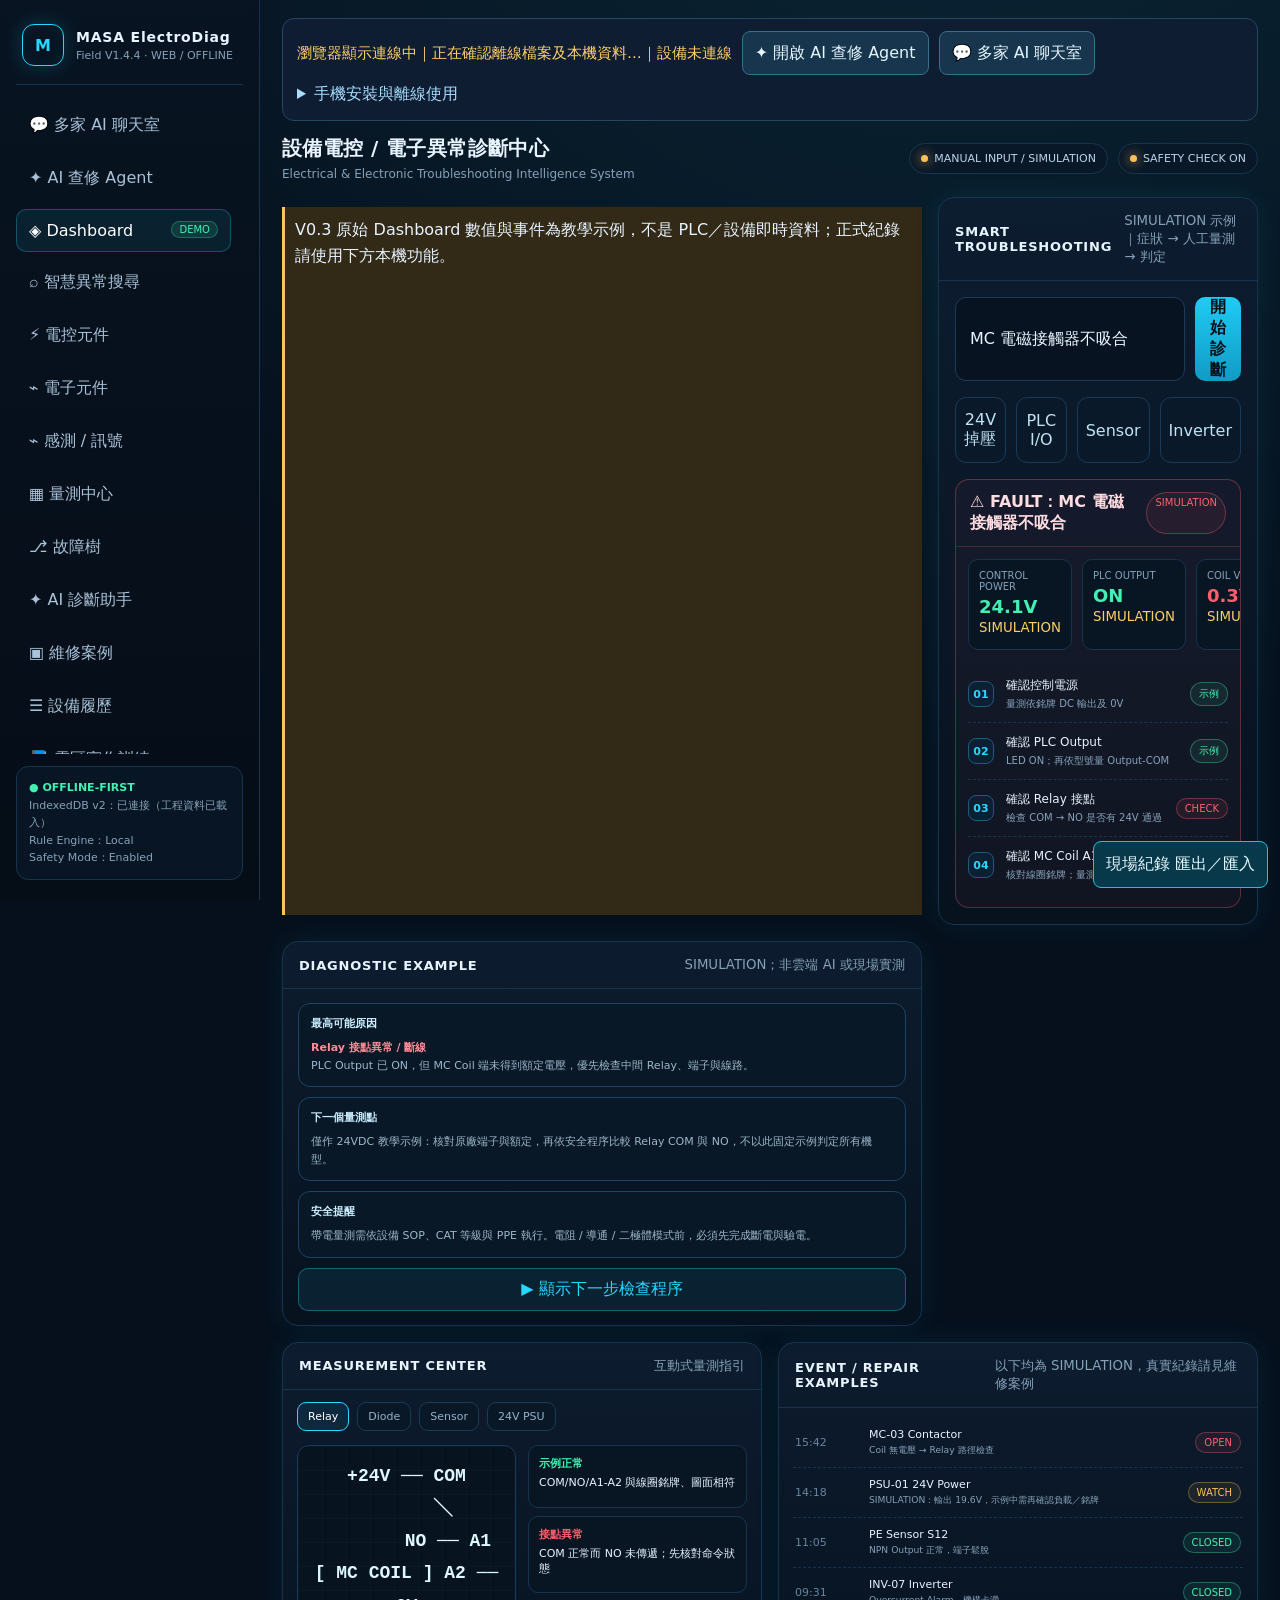
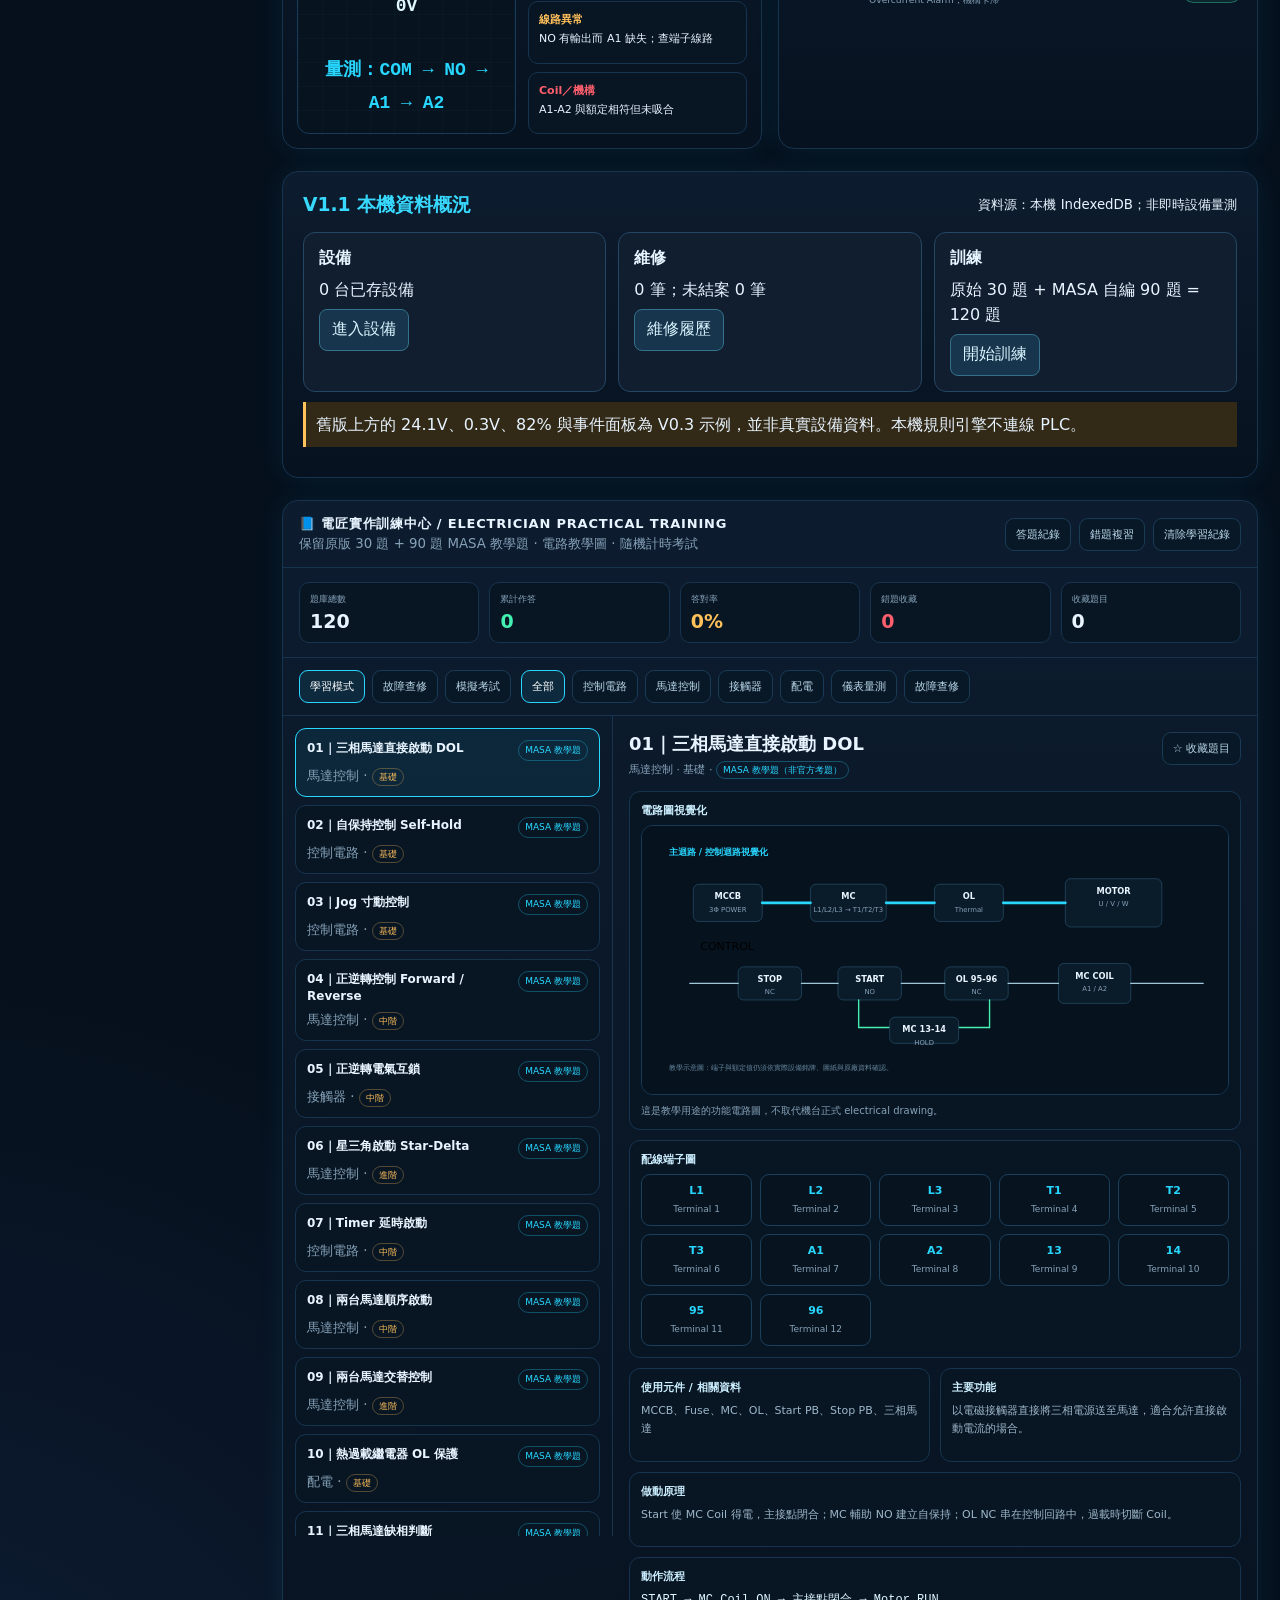
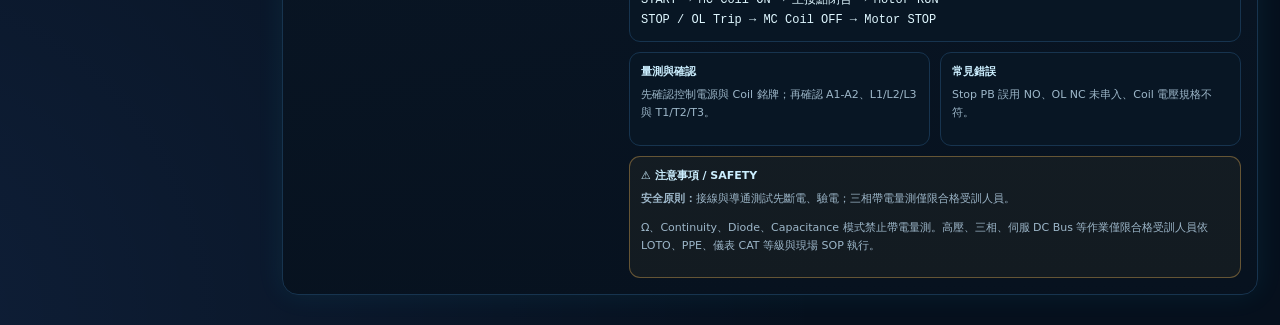
<file: index.html>
<!DOCTYPE html>
<html lang="zh-Hant">
<head>
<meta charset="UTF-8" />
<meta name="viewport" content="width=device-width, initial-scale=1.0, viewport-fit=cover" />
<meta name="theme-color" content="#081526" />
<meta name="apple-mobile-web-app-capable" content="yes" />
<meta name="apple-mobile-web-app-status-bar-style" content="black-translucent" />
<meta name="apple-mobile-web-app-title" content="MASA 查修" />
<link rel="manifest" href="./manifest.webmanifest" />
<link rel="stylesheet" href="./assets/v1.css" />
<link rel="stylesheet" href="./assets/mobile.css" />
<link rel="stylesheet" href="./assets/ai-chat.css" />
<link rel="stylesheet" href="./assets/mobile-shell.css" />
<link rel="stylesheet" href="./assets/mobile-launcher.css" />
<link rel="icon" href="./assets/icon.svg" type="image/svg+xml" />
<link rel="apple-touch-icon" href="./assets/apple-touch-icon.png" />
<title>MASA ElectroDiag Field V1.4.4｜電控查修與多模型 AI 聊天</title>
<style>
:root{
  --bg:#06101d;
  --panel:#0b1727;
  --panel2:#0e1d31;
  --line:#17344f;
  --cyan:#28d7ff;
  --green:#44f0b1;
  --yellow:#ffbf5a;
  --red:#ff5f6d;
  --text:#e8f4ff;
  --muted:#86a2b8;
  --blue:#4f8cff;
  --shadow:0 0 28px rgba(40,215,255,.08);
}
*{box-sizing:border-box}
body{
  margin:0;
  background:
    radial-gradient(circle at 75% -10%, rgba(40,215,255,.12), transparent 28%),
    radial-gradient(circle at -10% 100%, rgba(79,140,255,.12), transparent 25%),
    var(--bg);
  color:var(--text);
  font-family:Inter,"Noto Sans TC","Microsoft JhengHei",system-ui,sans-serif;
  min-height:100vh;
}
button,input{font:inherit}
.app{
  display:grid;
  grid-template-columns:260px 1fr;
  min-height:100vh;
}
.sidebar{
  border-right:1px solid var(--line);
  background:linear-gradient(180deg, rgba(8,20,34,.98), rgba(5,13,23,.98));
  padding:20px 16px;
  position:sticky; top:0; height:100vh;
  display:flex; flex-direction:column; overflow:hidden;
}
.sidebar .nav{flex:1;min-height:0;overflow-y:auto;overflow-x:hidden;padding-right:4px;padding-bottom:12px;scrollbar-gutter:stable}
.sidebar .nav::-webkit-scrollbar{width:8px}
.sidebar .nav::-webkit-scrollbar-thumb{background:rgba(40,215,255,.22);border-radius:8px}
.sidebar .nav::-webkit-scrollbar-track{background:transparent}
.knowledge-nav-label{margin:12px 6px 2px;color:#62dfff;font-size:11px;font-weight:800;letter-spacing:.08em;border-top:1px solid var(--line);padding-top:12px}
.brand{
  display:flex; align-items:center; gap:12px;
  padding:4px 6px 18px;
  border-bottom:1px solid var(--line);
}
.logo{
  width:42px;height:42px;border:1px solid var(--cyan);border-radius:12px;
  display:grid;place-items:center;color:var(--cyan);font-weight:900;
  box-shadow:0 0 20px rgba(40,215,255,.2), inset 0 0 18px rgba(40,215,255,.06);
}
.brand h1{font-size:14px;margin:0;letter-spacing:.8px}
.brand p{font-size:11px;margin:4px 0 0;color:var(--muted)}
.nav{margin-top:18px;display:grid;gap:8px}
.nav button{
  border:1px solid transparent;background:transparent;color:#a9c2d7;
  padding:11px 12px;border-radius:10px;text-align:left;cursor:pointer;
  transition:.2s;
}
.nav button:hover,.nav button.active{
  color:#fff;background:rgba(40,215,255,.08);border-color:rgba(40,215,255,.28);
}
.badge{
  float:right;font-size:10px;padding:2px 7px;border-radius:999px;
  background:rgba(68,240,177,.12);color:var(--green);border:1px solid rgba(68,240,177,.28)
}
.side-footer{
  position:static;flex:0 0 auto;margin-top:12px;
  border:1px solid var(--line);border-radius:12px;padding:12px;background:#081524;
  color:var(--muted);font-size:11px;line-height:1.6
}
.side-footer b{color:var(--green)}
.main{padding:18px 22px 30px;min-width:0}
.topbar{
  display:flex;align-items:center;justify-content:space-between;gap:16px;margin-bottom:16px
}
.title h2{margin:0;font-size:20px;letter-spacing:.4px}
.title p{margin:5px 0 0;color:var(--muted);font-size:12px}
.status{display:flex;gap:10px;flex-wrap:wrap;justify-content:flex-end}
.status-pill{
  border:1px solid var(--line);border-radius:999px;padding:8px 11px;
  font-size:11px;color:#b9d4e8;background:#091828
}
.dot{width:7px;height:7px;border-radius:50%;display:inline-block;margin-right:6px}
.green{background:var(--green);box-shadow:0 0 12px var(--green)}
.yellow{background:var(--yellow);box-shadow:0 0 12px var(--yellow)}
.grid{
  display:grid;
  grid-template-columns:minmax(0,1.4fr) minmax(280px,.7fr);
  gap:16px
}
.panel{
  border:1px solid var(--line);
  background:linear-gradient(180deg,rgba(13,29,48,.9),rgba(7,18,31,.94));
  border-radius:16px;box-shadow:var(--shadow);overflow:hidden
}
.panel-head{
  display:flex;align-items:center;justify-content:space-between;gap:12px;
  padding:14px 16px;border-bottom:1px solid var(--line)
}
.panel-head h3{margin:0;font-size:13px;letter-spacing:.8px}
.panel-head small{color:var(--muted)}
.searchbox{padding:16px;display:flex;gap:10px}
.searchbox input{
  flex:1;background:#071321;border:1px solid #1b3b58;color:#eaf6ff;
  border-radius:11px;padding:12px 14px;outline:none
}
.searchbox input:focus{border-color:var(--cyan);box-shadow:0 0 0 3px rgba(40,215,255,.08)}
.primary{
  background:linear-gradient(180deg,#20cbf5,#109bc5);
  color:#00131b;border:0;border-radius:10px;padding:0 15px;font-weight:800;cursor:pointer
}
.quick{
  display:grid;grid-template-columns:repeat(4,1fr);gap:10px;padding:0 16px 16px
}
.quick button{
  background:#091929;border:1px solid #173b59;color:#bfe3f5;border-radius:11px;padding:12px 8px;cursor:pointer
}
.quick button:hover{border-color:var(--cyan);color:#fff}
.diag{
  margin:0 16px 16px;border:1px solid rgba(255,95,109,.32);
  border-radius:14px;background:rgba(255,95,109,.045);overflow:hidden
}
.diag-title{
  padding:12px 14px;border-bottom:1px solid rgba(255,95,109,.2);display:flex;justify-content:space-between;gap:12px
}
.diag-title b{color:#ffdce0}
.kpi-row{display:grid;grid-template-columns:repeat(4,1fr);gap:10px;padding:12px}
.kpi{
  background:#081624;border:1px solid var(--line);border-radius:10px;padding:10px
}
.kpi .label{font-size:10px;color:var(--muted)}
.kpi .value{font-size:18px;font-weight:800;margin-top:4px}
.ok{color:var(--green)} .warn{color:var(--yellow)} .bad{color:var(--red)}
.flow{padding:4px 12px 14px}
.step{
  display:grid;grid-template-columns:28px 1fr auto;gap:10px;align-items:center;
  border-top:1px dashed #17344f;padding:11px 0
}
.step:first-child{border-top:0}
.num{
  width:26px;height:26px;border-radius:8px;display:grid;place-items:center;
  background:#0b2133;border:1px solid #1e5b7d;color:var(--cyan);font-size:11px;font-weight:800
}
.step .name{font-size:12px}
.step .hint{font-size:10px;color:var(--muted);margin-top:3px}
.chip{font-size:10px;border-radius:999px;padding:4px 8px;border:1px solid}
.chip.ok{background:rgba(68,240,177,.08);border-color:rgba(68,240,177,.35)}
.chip.warn{background:rgba(255,191,90,.08);border-color:rgba(255,191,90,.35)}
.chip.bad{background:rgba(255,95,109,.08);border-color:rgba(255,95,109,.35)}
.ai-body{padding:14px 15px}
.ai-card{
  border:1px solid #1b4564;background:#081827;border-radius:12px;padding:12px;margin-bottom:10px
}
.ai-card h4{font-size:11px;margin:0 0 8px;color:#ccefff}
.ai-card p{font-size:11px;line-height:1.6;margin:0;color:#9db7c9}
.ai-action{
  display:block;width:100%;margin-top:10px;padding:10px;border-radius:10px;
  border:1px solid rgba(40,215,255,.35);background:rgba(40,215,255,.08);color:var(--cyan);cursor:pointer
}
.bottom{
  display:grid;grid-template-columns:1fr 1fr;gap:16px;margin-top:16px
}
.tabs{display:flex;gap:8px;padding:12px 14px 0;flex-wrap:wrap}
.tabs button{
  border:1px solid #1a3b56;background:#081827;color:#97b3c7;border-radius:9px;padding:7px 10px;cursor:pointer;font-size:11px
}
.tabs button.active{border-color:var(--cyan);color:#fff;background:rgba(40,215,255,.08)}
.measure{padding:14px}
.measure-grid{display:grid;grid-template-columns:1fr 1fr;gap:12px}
.diagram{
  min-height:180px;border:1px solid #173b59;border-radius:12px;background:
  linear-gradient(rgba(40,215,255,.03) 1px,transparent 1px),
  linear-gradient(90deg,rgba(40,215,255,.03) 1px,transparent 1px),#07131f;
  background-size:24px 24px;padding:14px;display:grid;place-items:center;text-align:center
}
.diagram .symbol{font:700 18px ui-monospace,monospace;line-height:1.8;color:#dff7ff}
.rules{display:grid;gap:8px}
.rule{border:1px solid var(--line);border-radius:10px;padding:10px;background:#081624;font-size:11px}
.rule b{display:block;margin-bottom:4px}
.events{padding:10px 14px 14px}
.event{
  display:grid;grid-template-columns:64px 1fr auto;gap:10px;align-items:center;
  padding:10px 2px;border-bottom:1px dashed #17344f;font-size:11px
}
.event:last-child{border-bottom:0}
.time{color:#67869d}
.event small{color:var(--muted);display:block;margin-top:3px}
.mobile-nav{display:none}
@media(max-width:980px){
  .app{grid-template-columns:1fr}
  .sidebar{display:none}
  .main{padding:14px}
  .grid,.bottom{grid-template-columns:1fr}
  .mobile-nav{display:flex;gap:8px;overflow:auto;padding-bottom:10px}
  .mobile-nav button{white-space:nowrap;border:1px solid var(--line);background:#081624;color:#a9c2d7;border-radius:9px;padding:8px 10px;font-size:11px}
  .quick{grid-template-columns:repeat(2,1fr)}
  .kpi-row{grid-template-columns:repeat(2,1fr)}
}
@media(max-width:560px){
  .topbar{align-items:flex-start;flex-direction:column}
  .status{justify-content:flex-start}
  .measure-grid{grid-template-columns:1fr}
  .event{grid-template-columns:54px 1fr}
  .event .chip{grid-column:2}
}

/* ===== V0.3 Electrician Training Complete ===== */
:root{--training-blue:#6ab8ff}
.training-section{margin-top:16px}
.train-head-actions{display:flex;gap:8px;flex-wrap:wrap}
.train-btn{border:1px solid #1a3b56;background:#081827;color:#b9d7e9;border-radius:9px;padding:8px 10px;cursor:pointer;font-size:11px}
.train-btn:hover,.train-btn.active{border-color:var(--cyan);color:#fff;background:rgba(40,215,255,.08)}
.train-btn.star.active{color:#ffd66b;border-color:#ffd66b}
.training-summary{display:grid;grid-template-columns:repeat(5,1fr);gap:10px;padding:14px 16px;border-bottom:1px solid var(--line)}
.training-stat{background:#081624;border:1px solid var(--line);border-radius:10px;padding:10px}
.training-stat .label{font-size:9px;color:var(--muted)}
.training-stat .value{font-size:19px;font-weight:800;margin-top:4px}
.training-toolbar{display:flex;gap:10px;flex-wrap:wrap;padding:12px 16px;border-bottom:1px solid var(--line);align-items:center}
.training-toolbar .group{display:flex;gap:7px;flex-wrap:wrap}
.training-layout{display:grid;grid-template-columns:330px minmax(0,1fr);min-height:620px}
.question-list{border-right:1px solid var(--line);padding:12px;max-height:820px;overflow:auto}
.qitem{border:1px solid #17344f;border-radius:11px;padding:11px;margin-bottom:8px;background:#081624;cursor:pointer}
.qitem:hover,.qitem.active{border-color:var(--cyan);background:rgba(40,215,255,.07)}
.qitem-top{display:flex;justify-content:space-between;gap:8px;align-items:flex-start}
.qitem b{font-size:12px;line-height:1.4}.qitem small{display:block;color:var(--muted);margin-top:6px}
.source-tag,.difficulty-tag,.state-tag{font-size:9px;padding:3px 6px;border-radius:999px;border:1px solid;white-space:nowrap}
.source-tag{border-color:rgba(40,215,255,.3);color:var(--cyan)}
.difficulty-tag{border-color:rgba(255,191,90,.3);color:var(--yellow)}
.state-tag{border-color:#254961;color:#9fc1d7}
.training-detail{padding:16px;min-width:0}
.training-title-row{display:flex;justify-content:space-between;gap:12px;align-items:flex-start;flex-wrap:wrap}
.training-detail h3{margin:0;font-size:18px}.training-detail .sub{color:var(--muted);font-size:11px;margin:6px 0 14px}
.detail-actions{display:flex;gap:8px;flex-wrap:wrap}
.info-grid{display:grid;grid-template-columns:repeat(2,1fr);gap:10px}
.info-card{border:1px solid var(--line);border-radius:11px;background:#081624;padding:11px;min-width:0}
.info-card h4{margin:0 0 7px;font-size:11px;color:#ccefff}
.info-card p,.info-card li{font-size:11px;line-height:1.65;color:#9db7c9;margin-top:0}
.info-card ul{margin:0;padding-left:17px}.wide{grid-column:1/-1}
.sequence{font-family:ui-monospace,SFMono-Regular,Consolas,monospace;white-space:pre-wrap;color:#dff7ff;font-size:12px;line-height:1.65}
.safety-box{border-color:rgba(255,191,90,.35);background:rgba(255,191,90,.05)}
.diagram-shell{border:1px solid #173b59;border-radius:12px;background:#06131f;padding:10px;overflow:auto}
.diagram-shell svg{width:100%;min-width:620px;height:auto;display:block}
.diagram-note{font-size:10px;color:var(--muted);margin-top:8px;line-height:1.5}
.terminal-grid{display:grid;grid-template-columns:repeat(auto-fit,minmax(105px,1fr));gap:8px}
.terminal{border:1px solid #1a405c;background:#07131f;border-radius:9px;padding:9px;text-align:center}
.terminal b{display:block;color:var(--cyan);font-size:11px}.terminal span{font-size:9px;color:var(--muted)}
.exam-panel{display:none;margin-top:16px;border:1px solid var(--line);border-radius:14px;background:#07131f;overflow:hidden}
.exam-panel.active{display:block}
.exam-setup,.exam-live,.records-panel{padding:14px}
.exam-config{display:grid;grid-template-columns:repeat(3,1fr);gap:10px}
.exam-config label{font-size:10px;color:var(--muted);display:block;margin-bottom:5px}
.exam-config select{width:100%;background:#06121e;color:var(--text);border:1px solid #1b405c;border-radius:9px;padding:9px}
.exam-top{display:flex;justify-content:space-between;gap:12px;flex-wrap:wrap;align-items:center}
.timer{font-family:ui-monospace,monospace;font-size:22px;font-weight:900;color:var(--yellow)}
.exam-progress{font-size:11px;color:var(--muted)}
.exam-question{font-size:15px;font-weight:700;line-height:1.6;margin:14px 0}
.answer-options{display:grid;gap:8px}
.answer-options button{background:#081827;border:1px solid #1a3b56;color:#c3dced;border-radius:9px;padding:11px;text-align:left;cursor:pointer}
.answer-options button:hover{border-color:var(--cyan)}
.answer-options button.selected{border-color:var(--cyan);background:rgba(40,215,255,.09)}
.exam-feedback{margin-top:10px;padding:10px;border:1px solid var(--line);border-radius:9px;font-size:11px;line-height:1.55;display:none}
.exam-feedback.show{display:block}
.exam-nav{display:flex;justify-content:space-between;gap:8px;flex-wrap:wrap;margin-top:12px}
.record-row{display:grid;grid-template-columns:90px 1fr 70px 70px;gap:8px;padding:9px;border-bottom:1px dashed #17344f;font-size:10px}
.record-row:last-child{border-bottom:0}
.badge-mini{font-size:9px;border:1px solid #24445b;border-radius:999px;padding:3px 6px}
.notice{padding:10px;border-radius:9px;background:rgba(40,215,255,.05);border:1px solid rgba(40,215,255,.2);font-size:10px;color:#a9c5d7;line-height:1.55}
.fault-prompt{border:1px solid rgba(255,95,109,.35);background:rgba(255,95,109,.05);border-radius:10px;padding:11px}
.fault-prompt b{color:#ff9aa5}
@media(max-width:980px){
 .training-layout{grid-template-columns:1fr}
 .question-list{border-right:0;border-bottom:1px solid var(--line);max-height:360px}
 .training-summary{grid-template-columns:repeat(3,1fr)}
}
@media(max-width:680px){
 .training-summary{grid-template-columns:repeat(2,1fr)}
 .info-grid,.exam-config{grid-template-columns:1fr}
 .wide{grid-column:auto}
 .record-row{grid-template-columns:1fr 60px 60px}
 .record-row .date{display:none}
 .diagram-shell svg{min-width:540px}
}

</style>
</head>
<body>
<div class="app">
  <aside class="sidebar">
    <div class="brand">
      <div class="logo">M</div>
      <div><h1>MASA ElectroDiag</h1><p>Field V1.4.4 · WEB / OFFLINE</p></div>
    </div>
    <div class="nav">
      <button class="active">◈ Dashboard <span class="badge">LOCAL</span></button>
      <button>⌕ 智慧異常搜尋</button>
      <button>⚡ 電控元件</button>
      <button>⌁ 電子元件</button>
      <button>⌁ 感測 / 訊號</button>
      <button>▦ 量測中心</button>
      <button>⎇ 故障樹</button>
      <button>✦ AI 診斷助手</button>
      <button>▣ 維修案例</button>
      <button>☰ 設備履歷</button>
      <button onclick="document.getElementById('trainingCenter').scrollIntoView({behavior:'smooth'})">📘 電匠實作訓練</button>
    </div>
    <div class="side-footer">
      <b>● OFFLINE-FIRST</b><br>
      <span id="storageStatus">正在檢查本機資料庫…</span><br>
      Rule Engine：Local<br>
      Safety Mode：Enabled
    </div>
  </aside>

  <main class="main">
    <details class="mobile-menu">
      <summary>☰ 功能選單</summary>
      <nav class="mobile-nav" aria-label="手機功能選單">
        <button>Dashboard</button><button>智慧異常搜尋</button><button>電控元件</button>
        <button>電子元件</button><button>感測 / 訊號</button><button>量測中心</button>
        <button>故障樹</button><button>AI 診斷助手</button><button>設備履歷</button>
        <button>維修案例</button><button>電路模擬</button><button>資料管理</button><button>統計月報</button><button>電匠實作</button>
      </nav>
    </details>

    <section class="field-install-box" aria-label="手機離線安裝">
      <div class="field-install-top">
        <span id="fieldOfflineStatus" role="status">正在確認離線狀態…</span>
        <button id="fieldOfflineRetry" type="button" hidden>重試</button>
        <button id="fieldInstall" type="button" hidden>安裝到手機</button>
        <button id="fieldAgentQuick" type="button" aria-controls="masaAgentWorkspace">✦ 開啟 AI 查修 Agent</button>
      </div>
      <details id="fieldInstallHelp">
        <summary>手機安裝與離線使用</summary>
        <p>iPhone 用 Safari 開啟此 HTTPS 網址，在分享選單選「加入主畫面」。如有「以網頁 App 開啟」選項，請保持開啟。Android 用 Chrome，在選單選「安裝應用程式」或「加到主畫面」。</p>
        <p>PWA 網頁版首次使用必須連網載入整套程式及本機知識包；單檔離線版及 Android App 專案已內建整套檔案，無須首次下載；待顯示「AI Agent 離線已就緒」後才能進行飛航模式驗收。離線就緒指本機規則與知識檢索。多家 AI 聊天室可選官方網站登入、需個人 API Key 的雲端服務、Ollama 及支援裝置的 Chrome 內建 AI；只有本機規則與知識庫能保證在已快取時離線使用。正式帳號登入在各家官方頁面完成，MASA 不接收帳密；API Key 可選擇在此裝置用密語加密保存，但使用前仍須手動解鎖。不能操作 PLC。現場紀錄存於此裝置的瀏覽器／網頁 App，資料有被清除或儲存空間回收的風險，請定期手動匯出 ZIP。</p>
      </details>
      <p id="fieldUpdate" hidden>有新版已下載。儲存紀錄後，關閉所有已開啟的本工具頁面與主畫面 App，再重新開啟。</p>
    </section>

    <div class="topbar">
      <div class="title">
        <h2>設備電控 / 電子異常診斷中心</h2>
        <p>Electrical & Electronic Troubleshooting Intelligence System</p>
      </div>
      <div class="status">
        <div class="status-pill"><span class="dot yellow"></span>MANUAL INPUT / SIMULATION</div>
        <div class="status-pill"><span class="dot yellow"></span>SAFETY CHECK ON</div>
      </div>
    </div>

    <section class="grid">
      <div class="panel">
        <div class="panel-head">
          <h3>SMART TROUBLESHOOTING</h3>
          <small>SIMULATION 示例｜症狀 → 人工量測 → 判定</small>
        </div>

        <div class="searchbox">
          <input id="searchInput" value="MC 電磁接觸器不吸合" aria-label="故障搜尋">
          <button class="primary" onclick="runDiagnosis()">開始診斷</button>
        </div>

        <div class="quick">
          <button onclick="quick('24V 電源掉壓')">24V 掉壓</button>
          <button onclick="quick('PLC Output 有燈無輸出')">PLC I/O</button>
          <button onclick="quick('Sensor 無訊號')">Sensor</button>
          <button onclick="quick('變頻器有 Alarm')">Inverter</button>
        </div>

        <div class="diag">
          <div class="diag-title">
            <b id="faultTitle">⚠ FAULT：MC 電磁接觸器不吸合</b>
            <span class="chip bad">SIMULATION</span>
          </div>
          <div class="kpi-row">
            <div class="kpi"><div class="label">CONTROL POWER</div><div class="value ok">24.1V</div></div>
            <div class="kpi"><div class="label">PLC OUTPUT</div><div class="value ok">ON</div></div>
            <div class="kpi"><div class="label">COIL VOLTAGE</div><div class="value bad">0.3V</div></div>
            <div class="kpi"><div class="label">示例 CONFIDENCE</div><div class="value warn">82%</div></div>
          </div>
          <div class="flow">
            <div class="step"><div class="num">01</div><div><div class="name">確認控制電源</div><div class="hint">量測依銘牌 DC 輸出及 0V</div></div><span class="chip ok">示例</span></div>
            <div class="step"><div class="num">02</div><div><div class="name">確認 PLC Output</div><div class="hint">LED ON；再依型號量 Output-COM</div></div><span class="chip ok">示例</span></div>
            <div class="step"><div class="num">03</div><div><div class="name">確認 Relay 接點</div><div class="hint">檢查 COM → NO 是否有 24V 通過</div></div><span class="chip bad">CHECK</span></div>
            <div class="step"><div class="num">04</div><div><div class="name">確認 MC Coil A1 / A2</div><div class="hint">核對線圈銘牌；量測 A1-A2</div></div><span class="chip warn">NEXT</span></div>
          </div>
        </div>
      </div>

      <div class="panel">
        <div class="panel-head">
          <h3>DIAGNOSTIC EXAMPLE</h3>
          <small>SIMULATION；非雲端 AI 或現場實測</small>
        </div>
        <div class="ai-body">
          <div class="ai-card">
            <h4>最高可能原因</h4>
            <p><b style="color:#ff8b96">Relay 接點異常 / 斷線</b><br>PLC Output 已 ON，但 MC Coil 端未得到額定電壓，優先檢查中間 Relay、端子與線路。</p>
          </div>
          <div class="ai-card">
            <h4>下一個量測點</h4>
            <p>僅作 24VDC 教學示例：核對原廠端子與額定，再依安全程序比較 Relay COM 與 NO，不以此固定示例判定所有機型。</p>
          </div>
          <div class="ai-card">
            <h4>安全提醒</h4>
            <p>帶電量測需依設備 SOP、CAT 等級與 PPE 執行。電阻 / 導通 / 二極體模式前，必須先完成斷電與驗電。</p>
          </div>
          <button class="ai-action" onclick="nextStep()">▶ 顯示下一步檢查程序</button>
        </div>
      </div>
    </section>

    <section class="bottom">
      <div class="panel">
        <div class="panel-head"><h3>MEASUREMENT CENTER</h3><small>互動式量測指引</small></div>
        <div class="tabs">
          <button class="active" onclick="selectTab(this,'relay')">Relay</button>
          <button onclick="selectTab(this,'diode')">Diode</button>
          <button onclick="selectTab(this,'sensor')">Sensor</button>
          <button onclick="selectTab(this,'psu')">24V PSU</button>
        </div>
        <div class="measure">
          <div class="measure-grid">
            <div class="diagram" id="diagram">
              <div class="symbol">+24V ── COM<br>　　　　╲<br>　　　　 NO ── A1 [ MC COIL ] A2 ── 0V<br><br><span style="color:#28d7ff">量測：COM → NO → A1 → A2</span></div>
            </div>
            <div class="rules" id="rules">
              <div class="rule"><b class="ok">示例正常</b>COM/NO/A1-A2 與線圈銘牌、圖面相符</div>
              <div class="rule"><b class="bad">接點異常</b>COM 正常而 NO 未傳遞；先核對命令狀態</div>
              <div class="rule"><b class="warn">線路異常</b>NO 有輸出而 A1 缺失；查端子線路</div>
              <div class="rule"><b class="bad">Coil／機構</b>A1-A2 與額定相符但未吸合</div>
            </div>
          </div>
        </div>
      </div>

      <div class="panel">
        <div class="panel-head"><h3>EVENT / REPAIR EXAMPLES</h3><small>以下均為 SIMULATION，真實紀錄請見維修案例</small></div>
        <div class="events">
          <div class="event"><div class="time">15:42</div><div>MC-03 Contactor<small>Coil 無電壓 → Relay 路徑檢查</small></div><span class="chip bad">OPEN</span></div>
          <div class="event"><div class="time">14:18</div><div>PSU-01 24V Power<small>SIMULATION：輸出 19.6V，示例中需再確認負載／銘牌</small></div><span class="chip warn">WATCH</span></div>
          <div class="event"><div class="time">11:05</div><div>PE Sensor S12<small>NPN Output 正常，端子鬆脫</small></div><span class="chip ok">CLOSED</span></div>
          <div class="event"><div class="time">09:31</div><div>INV-07 Inverter<small>Overcurrent Alarm，機構卡滯</small></div><span class="chip ok">CLOSED</span></div>
        </div>
      </div>
    </section>

    <section class="panel v1-panel" id="v1Workspace" aria-live="polite"></section>
    <section class="panel v1-panel" id="engineeringWorkspace" aria-live="polite" hidden></section>
    <section class="panel v1-panel" id="fieldWorkspace" aria-live="polite" hidden></section>
    <section class="panel training-section" id="trainingCenter">
      <div class="panel-head">
        <div>
          <h3>📘 電匠實作訓練中心 / ELECTRICIAN PRACTICAL TRAINING</h3>
          <small>保留原版 30 題 + 90 題 MASA 教學題 · 電路教學圖 · 隨機計時考試</small>
        </div>
        <div class="train-head-actions">
          <button class="train-btn" onclick="showRecords()">答題紀錄</button>
          <button class="train-btn" onclick="showWrongOnly()">錯題複習</button>
          <button class="train-btn" onclick="resetTrainingData()">清除學習紀錄</button>
        </div>
      </div>
      <div class="training-summary">
        <div class="training-stat"><div class="label">題庫總數</div><div class="value cyan" id="statTotal">30</div></div>
        <div class="training-stat"><div class="label">累計作答</div><div class="value ok" id="statDone">0</div></div>
        <div class="training-stat"><div class="label">答對率</div><div class="value warn" id="statRate">0%</div></div>
        <div class="training-stat"><div class="label">錯題收藏</div><div class="value bad" id="statWrong">0</div></div>
        <div class="training-stat"><div class="label">收藏題目</div><div class="value cyan" id="statFav">0</div></div>
      </div>
      <div class="training-toolbar">
        <div class="group" id="modeTabs">
          <button class="train-btn active" onclick="setTrainingMode(this,'learn')">學習模式</button>
          <button class="train-btn" onclick="setTrainingMode(this,'fault')">故障查修</button>
          <button class="train-btn" onclick="setTrainingMode(this,'exam')">模擬考試</button>
        </div>
        <div class="group" id="categoryTabs">
          <button class="train-btn active" onclick="filterQuestions(this,'全部')">全部</button>
          <button class="train-btn" onclick="filterQuestions(this,'控制電路')">控制電路</button>
          <button class="train-btn" onclick="filterQuestions(this,'馬達控制')">馬達控制</button>
          <button class="train-btn" onclick="filterQuestions(this,'接觸器')">接觸器</button>
          <button class="train-btn" onclick="filterQuestions(this,'配電')">配電</button>
          <button class="train-btn" onclick="filterQuestions(this,'儀表量測')">儀表量測</button>
          <button class="train-btn" onclick="filterQuestions(this,'故障查修')">故障查修</button>
        </div>
      </div>
      <div class="training-layout">
        <div class="question-list" id="questionList"></div>
        <div class="training-detail" id="trainingDetail"></div>
      </div>
      <div class="exam-panel" id="examPanel">
        <div class="exam-setup" id="examSetup">
          <h3 style="margin:0 0 10px">隨機計時模擬考試</h3>
          <div class="exam-config">
            <div><label>抽題數量</label><select id="examCount"><option>5</option><option selected>10</option><option>20</option><option>30</option></select></div>
            <div><label>考試時間</label><select id="examMinutes"><option>5</option><option selected>10</option><option>20</option><option>30</option></select></div>
            <div><label>題目範圍</label><select id="examCategory"><option>全部</option><option>控制電路</option><option>馬達控制</option><option>接觸器</option><option>配電</option><option>儀表量測</option><option>故障查修</option></select></div>
          </div>
          <div class="notice" style="margin-top:10px">題目會隨機抽取並打亂選項；時間到自動交卷。作答紀錄、錯題與收藏會保存於瀏覽器 localStorage；若瀏覽器禁止 localStorage，系統會自動退回本次工作階段記憶。</div>
          <button class="primary" style="margin-top:12px;padding:10px 16px" onclick="startTimedExam()">開始模擬考試</button>
        </div>
        <div class="exam-live" id="examLive" style="display:none">
          <div class="exam-top"><div class="exam-progress" id="examProgress"></div><div class="timer" id="examTimer">10:00</div></div>
          <div class="exam-question" id="examQuestion"></div>
          <div class="answer-options" id="examOptions"></div>
          <div class="exam-feedback" id="examFeedback"></div>
          <div class="exam-nav">
            <button class="train-btn" onclick="prevExamQuestion()">← 上一題</button>
            <div style="display:flex;gap:8px"><button class="train-btn star" id="examFavBtn" onclick="toggleExamFavorite()">☆ 收藏</button><button class="train-btn" onclick="nextExamQuestion()">下一題 →</button><button class="primary" style="padding:8px 14px" onclick="submitTimedExam(false)">交卷</button></div>
          </div>
        </div>
      </div>
      <div class="exam-panel" id="recordsPanel">
        <div class="records-panel"><div style="display:flex;justify-content:space-between;gap:10px;align-items:center"><h3 style="margin:0">答題紀錄</h3><button class="train-btn" onclick="document.getElementById('recordsPanel').classList.remove('active')">關閉</button></div><div id="recordsBody" style="margin-top:10px"></div></div>
      </div>
    </section>

  </main>
</div>

<script>
const dataset={
 relay:{
  diagram:'+24V ── COM<br>　　　　╲<br>　　　　 NO ── A1 [ MC COIL ] A2 ── 0V<br><br><span style="color:#28d7ff">量測：COM → NO → A1 → A2</span>',
  rules:[
   ['正常','ok','COM/NO/A1-A2 依實際銘牌與圖面比對'],
   ['Relay 接點異常','bad','命令成立、COM 有電而 NO 無輸出'],
   ['線路 / 端子異常','warn','NO 有輸出而 A1 缺失'],
   ['MC Coil 異常','bad','A1-A2 接近線圈銘牌額定但未吸合']
  ]},
 diode:{
  diagram:'RED (+) ──|>|── BLACK (-)<br><br>正反向結果依型號 Datasheet；測試前斷電放電',
  rules:[
   ['正常','ok','正向／反向依型號 Datasheet 比對'],
   ['短路','bad','正反向皆接近 0V'],
   ['開路','bad','正反向皆 OL'],
   ['注意','warn','在板量測可能受並聯元件影響']
  ]},
 sensor:{
  diagram:'BROWN ── +24V<br>BLUE ─── 0V<br>BLACK ── OUT<br><br><span style="color:#28d7ff">NPN / PNP 先確認型式</span>',
  rules:[
   ['供電正常','ok','供電端與該 Sensor 銘牌電壓相符'],
   ['輸出檢查','warn','動作前後量測 Black 對 0V / +24V'],
   ['無供電','bad','優先查 Fuse、端子、Cable'],
   ['訊號異常','bad','Sensor LED 動作但 PLC Input 不變']
  ]},
 psu:{
  diagram:'AC INPUT ── [ SMPS ] ── +24V / 0V<br><br><span style="color:#28d7ff">先空載，再帶載比較</span>',
  rules:[
   ['正常','ok','帶載輸出依該 PSU 銘牌及原廠允差判斷'],
   ['掉壓','warn','帶載後明顯下降：負載或 PSU 劣化'],
   ['Ripple','warn','若異常重啟，可進一步量測紋波'],
   ['無輸出','bad','確認 AC Input、Fuse、保護狀態']
  ]}
};

function selectTab(btn,key){
 document.querySelectorAll('.tabs button').forEach(x=>x.classList.remove('active'));
 btn.classList.add('active');
 document.getElementById('diagram').innerHTML='<div class="symbol">'+dataset[key].diagram+'</div>';
 document.getElementById('rules').innerHTML=dataset[key].rules.map(r=>`<div class="rule"><b class="${r[1]}">${r[0]}</b>${r[2]}</div>`).join('');
}
function quick(v){
 document.getElementById('searchInput').value=v;
 runDiagnosis();
}
function runDiagnosis(){
 const v=document.getElementById('searchInput').value.trim()||'未輸入症狀';
 document.getElementById('faultTitle').textContent='⚠ FAULT：'+v;
}
function nextStep(){
 alert('下一步：量測 Relay COM → NO。若 COM=24V、NO=0V，請檢查 Relay Coil 驅動、接點燒蝕與端子鬆脫。');
}

const trainingQuestions = [{"id": 1, "title": "三相馬達直接啟動 DOL", "category": "馬達控制", "difficulty": "基礎", "diagram": "dol", "components": "MCCB、Fuse、MC、OL、Start PB、Stop PB、三相馬達", "function": "以電磁接觸器直接將三相電源送至馬達，適合允許直接啟動電流的場合。", "principle": "Start 使 MC Coil 得電，主接點閉合；MC 輔助 NO 建立自保持；OL NC 串在控制回路中，過載時切斷 Coil。", "sequence": "START → MC Coil ON → 主接點閉合 → Motor RUN\nSTOP / OL Trip → MC Coil OFF → Motor STOP", "measure": "先確認控制電源與 Coil 銘牌；再確認 A1-A2、L1/L2/L3 與 T1/T2/T3。", "mistakes": "Stop PB 誤用 NO、OL NC 未串入、Coil 電壓規格不符。", "safety": "接線與導通測試先斷電、驗電；三相帶電量測僅限合格受訓人員。", "terminals": ["L1", "L2", "L3", "T1", "T2", "T3", "A1", "A2", "13", "14", "95", "96"], "quiz": {"q": "按下 START 後 MC 完全不吸合，第一個合理確認步驟是？", "a": ["直接換馬達", "確認控制電源與 MC Coil 額定/實測電壓", "更換 OL", "交換兩相"], "c": 1, "e": "MC 未吸合時應先確認控制鏈與 A1-A2，而不是先判定馬達故障。"}}, {"id": 2, "title": "自保持控制 Self-Hold", "category": "控制電路", "difficulty": "基礎", "diagram": "selfhold", "components": "Start NO、Stop NC、MC Coil、MC Auxiliary NO", "function": "讓瞬時 Start 按鈕放開後，MC 仍維持吸合。", "principle": "MC 吸合後 Auxiliary NO 13-14 閉合，形成繞過 Start PB 的保持路徑。", "sequence": "START → MC ON → AUX 13-14 CLOSE → 放開 START → MC 保持\nSTOP → 控制回路開路 → MC OFF", "measure": "斷電量 Aux NO；通電時可確認 A1-A2 與保持支路電位。", "mistakes": "Aux NO 接錯成 NC、保持接點接錯位置、Stop NC 接錯。", "safety": "任何改線先斷電、驗電；不得永久旁路 Stop。", "terminals": ["STOP 11", "STOP 12", "START 13", "START 14", "MC 13", "MC 14", "A1", "A2"], "quiz": {"q": "Start 按著時 MC 吸合，放開後立即掉開，最可能先檢查？", "a": ["MC 主接點", "MC Auxiliary NO 自保持支路", "馬達軸承", "三相相序"], "c": 1, "e": "按住 Start 時能吸合，表示基本 Coil 路徑成立；放開即掉開，優先查自保持支路。"}}, {"id": 3, "title": "Jog 寸動控制", "category": "控制電路", "difficulty": "基礎", "diagram": "jog", "components": "Jog PB、MC、Motor", "function": "按住才運轉，放開立即停止，用於對位與調機。", "principle": "Jog 回路不建立自保持，按鈕放開即切斷 Coil。", "sequence": "按住 JOG → MC ON → Motor RUN\n放開 JOG → MC OFF → Motor STOP", "measure": "確認 Jog PB 動作與 A1-A2 電壓同步。", "mistakes": "誤接自保持支路，造成放開後仍運轉。", "safety": "寸動可能造成機構突然移動，危險區必須淨空。", "terminals": ["JOG 13", "JOG 14", "A1", "A2"], "quiz": {"q": "Jog 控制的關鍵特性是？", "a": ["必須自保持", "按住運轉、放開停止", "只能用 PLC", "必須星三角"], "c": 1, "e": "Jog 的核心就是不建立保持回路。"}}, {"id": 4, "title": "正逆轉控制 Forward / Reverse", "category": "馬達控制", "difficulty": "中階", "diagram": "reverse", "components": "MC-F、MC-R、Electrical Interlock、Mechanical Interlock、Motor", "function": "交換任兩相改變三相馬達旋轉方向。", "principle": "正轉與反轉接觸器的主回路交換兩相；兩接觸器必須具備電氣與機械互鎖。", "sequence": "FWD → MC-F ON → 正轉\nSTOP → MC-F OFF\nREV → MC-R ON → 交換兩相 → 反轉", "measure": "確認 MC-F / MC-R Coil、NC Interlock 與主接點輸出。", "mistakes": "未做互鎖、兩個 MC 同時吸合、相序接錯。", "safety": "嚴禁正反轉接觸器同時閉合，否則可能造成相間短路。", "terminals": ["MC-F A1", "MC-F A2", "MC-R A1", "MC-R A2", "F-NC 21", "F-NC 22", "R-NC 21", "R-NC 22"], "quiz": {"q": "正逆轉回路為何要做硬體互鎖？", "a": ["讓馬達轉更快", "避免正逆接觸器同時吸合造成短路", "降低 24V 電壓", "增加 PLC 點數"], "c": 1, "e": "互鎖是防止正逆接觸器同時閉合的核心安全措施。"}}, {"id": 5, "title": "正逆轉電氣互鎖", "category": "接觸器", "difficulty": "中階", "diagram": "interlock", "components": "MC-F NC、MC-R NC、MC-F Coil、MC-R Coil", "function": "防止 Forward / Reverse 同時得電。", "principle": "MC-F Coil 串入 MC-R NC；MC-R Coil 串入 MC-F NC。", "sequence": "MC-F ON → MC-F NC OPEN → 阻斷 MC-R\nMC-R ON → MC-R NC OPEN → 阻斷 MC-F", "measure": "斷電量測互鎖 NC；動作後確認對向 Coil 路徑確實斷開。", "mistakes": "互鎖接點使用 NO、接點編號誤判。", "safety": "安全關鍵場合不可只依賴 PLC 軟體互鎖。", "terminals": ["F 21", "F 22", "R 21", "R 22", "F A1", "R A1", "A2"], "quiz": {"q": "MC-F 線圈回路應串入哪個接點作電氣互鎖？", "a": ["MC-F NO", "MC-R NC", "MC-R NO", "OL NO"], "c": 1, "e": "正轉線圈串入反轉接觸器的 NC，反之亦然。"}}, {"id": 6, "title": "星三角啟動 Star-Delta", "category": "馬達控制", "difficulty": "進階", "diagram": "stardelta", "components": "KM1 Main、KM2 Star、KM3 Delta、Timer、OL、6 線馬達", "function": "降低三相感應馬達直接啟動時的啟動電流。", "principle": "先以 Star 接法啟動，再切離 Star，經適當死區後切入 Delta 運轉。", "sequence": "START → KM1 + KM2 → STAR\nTimer 到時 → KM2 OFF → Dead Time → KM3 ON → DELTA", "measure": "檢查 Timer Output、KM2/KM3 Interlock、Coil 電壓與主接點。", "mistakes": "Star/Delta 同時吸合、Timer 接點誤用、六線端子接錯。", "safety": "Star 與 Delta Contactor 嚴禁同時閉合。", "terminals": ["U1", "V1", "W1", "U2", "V2", "W2", "KM1", "KM2", "KM3", "T"], "quiz": {"q": "星三角切換最重要的安全條件是？", "a": ["KM1 必須關閉", "KM2 與 KM3 不可同時吸合", "OL 必須短接", "Timer 必須設 0 秒"], "c": 1, "e": "Star 與 Delta 同時吸合可能造成嚴重短路。"}}, {"id": 7, "title": "Timer 延時啟動", "category": "控制電路", "difficulty": "中階", "diagram": "timer", "components": "Timer Relay、MC、PB", "function": "依設定時間延遲啟動下一負載。", "principle": "Timer Coil 得電後計時，延時接點改變狀態驅動下一段。", "sequence": "START → Timer ON → 計時 → T-NO CLOSE → MC ON", "measure": "量 Timer Coil、設定值與延時 NO/NC 切換。", "mistakes": "On-delay / Off-delay 型式選錯、接點編號錯。", "safety": "調整時間前先確認負載啟動順序不會造成危險。", "terminals": ["Timer A1", "Timer A2", "15", "16", "18", "MC A1", "MC A2"], "quiz": {"q": "On-delay Timer 的典型行為是？", "a": ["失電後延遲關閉", "得電後計時再切換接點", "永遠保持輸出", "只測電流"], "c": 1, "e": "On-delay 是得電後開始計時，到時後接點切換。"}}, {"id": 8, "title": "兩台馬達順序啟動", "category": "馬達控制", "difficulty": "中階", "diagram": "sequence", "components": "MC1、MC2、Timer / Relay", "function": "確保第一台馬達運轉後，第二台才允許啟動。", "principle": "以 MC1 Auxiliary 或 Timer 作為 M2 的允許條件。", "sequence": "START → M1 RUN → Permissive → M2 RUN", "measure": "檢查 MC1 Aux、Timer Output 與 MC2 Coil。", "mistakes": "順序條件接反、停止順序不合理。", "safety": "輸送設備需考量停止順序，避免堆料或機構碰撞。", "terminals": ["MC1 13", "MC1 14", "MC2 A1", "MC2 A2"], "quiz": {"q": "M2 要在 M1 啟動後才運轉，最常用的硬體允許條件是？", "a": ["M1 Aux NO", "M2 Aux NC", "OL NO", "Fuse"], "c": 0, "e": "可用 M1 輔助 NO 作為 M2 的 permissive。"}}, {"id": 9, "title": "兩台馬達交替控制", "category": "馬達控制", "difficulty": "進階", "diagram": "alternate", "components": "Alternating Relay / PLC、MC1、MC2", "function": "兩台泵浦或風機輪流運轉，平均使用時數。", "principle": "每次啟動切換主機；必要時故障自動切換備機。", "sequence": "Cycle 1 → M1\nCycle 2 → M2\nM1 Fault → M2 Backup", "measure": "確認交替 Relay / PLC 輸出與兩個 MC Coil。", "mistakes": "未設互鎖、故障切換條件不完整。", "safety": "備援切換需評估兩台同時啟動造成的電源負載。", "terminals": ["ALT COM", "ALT NO1", "ALT NO2", "MC1 A1", "MC2 A1", "A2"], "quiz": {"q": "交替控制主要目的之一是？", "a": ["提高線電壓", "平均設備使用時數", "取消過載保護", "取代所有感測器"], "c": 1, "e": "交替控制常用來平衡兩台泵浦/風機的使用時數。"}}, {"id": 10, "title": "熱過載繼電器 OL 保護", "category": "配電", "difficulty": "基礎", "diagram": "overload", "components": "Thermal Overload Relay、MC、Motor", "function": "馬達持續過載時切斷控制回路，降低繞組過熱風險。", "principle": "OL 動作後 95-96 NC 打開，使 MC Coil 失電。", "sequence": "Overload → OL Trip → 95-96 OPEN → MC OFF", "measure": "斷電量 95-96；核對 OL 設定與馬達銘牌電流。", "mistakes": "設定過大、重置後未查根因。", "safety": "OL 跳脫後不可只重置，應先排除機械卡滯、缺相或過載。", "terminals": ["L1", "L2", "L3", "T1", "T2", "T3", "95", "96", "97", "98"], "quiz": {"q": "OL 常用哪組接點串在 MC Coil 控制回路？", "a": ["95-96 NC", "97-98 NO", "L1-T1", "A1-A2"], "c": 0, "e": "95-96 通常為常閉保護接點，跳脫時開路。"}}, {"id": 11, "title": "三相馬達缺相判斷", "category": "故障查修", "difficulty": "中階", "diagram": "phaseloss", "components": "MCCB、Fuse、MC、OL、3Φ Motor", "function": "判斷缺相造成無法啟動、過熱或電流不平衡。", "principle": "三相任一相中斷會造成轉矩下降、剩餘相電流升高。", "sequence": "症狀 → 量 R-S / S-T / T-R → 比較三相電流 → 查 Fuse / MC / 端子 / 繞組", "measure": "量三組線電壓與三相電流，比較是否明顯不平衡。", "mistakes": "只看接觸器有吸合就判定三相正常。", "safety": "三相帶電量測風險高，只能由受訓人員使用合適 CAT 儀表。", "terminals": ["R", "S", "T", "U", "V", "W"], "quiz": {"q": "判斷缺相時，哪個方法較完整？", "a": ["只量 R-S", "比較 R-S、S-T、T-R 並觀察三相電流", "只看 MC 聲音", "只看馬達外觀"], "c": 1, "e": "需要比較三組線電壓與三相電流，才能有效縮小缺相位置。"}}, {"id": 12, "title": "Brake Motor 煞車控制", "category": "馬達控制", "difficulty": "進階", "diagram": "brake", "components": "Motor、Brake Coil、Rectifier、MC", "function": "斷電時抱煞、運轉時釋放煞車。", "principle": "Brake Coil 得到正確電源後克服彈簧力解除制動。", "sequence": "RUN CMD → Motor Power + Brake Release\nSTOP → Brake Coil OFF → Brake Engage", "measure": "依銘牌確認 Brake Coil AC/DC 電壓、整流器輸出與 Coil。", "mistakes": "Brake Coil 電壓規格錯、整流器故障。", "safety": "垂直軸釋放煞車可能造成負載下墜，需機械支撐。", "terminals": ["Brake +", "Brake -", "Rect AC1", "Rect AC2", "M U", "M V", "M W"], "quiz": {"q": "垂直軸 Brake Motor 查修前最重要的額外安全措施？", "a": ["提高電壓", "機械支撐負載", "短接 Brake", "拆除 OL"], "c": 1, "e": "煞車釋放可能造成垂直負載下墜，必須先機械支撐。"}}, {"id": 13, "title": "Servo Enable / Ready", "category": "馬達控制", "difficulty": "進階", "diagram": "servo", "components": "Servo Drive、Servo Motor、STO、Enable、Encoder", "function": "確認伺服進入 Servo ON 並接受位置/速度命令。", "principle": "電源、STO、安全、Alarm Reset、Servo Enable 與回授條件需成立。", "sequence": "Power → STO OK → Ready → Servo ON → Command → Motion", "measure": "優先讀 Drive Status / Alarm；I/O 依原廠手冊量測。", "mistakes": "只量 U/V/W 就判斷 Servo 好壞。", "safety": "禁止用 Megger 直接測 Servo Drive / Encoder；DC Bus 需等待放電。", "terminals": ["L1", "L2", "L3", "U", "V", "W", "STO1", "STO2", "SON", "ENC"], "quiz": {"q": "Servo 不動時最應優先確認什麼？", "a": ["直接 Megger 測 Driver", "Drive Alarm / Ready / STO / Servo Enable 狀態", "換馬達", "短接 STO"], "c": 1, "e": "伺服系統應先從驅動器狀態與安全允許條件查起。"}}, {"id": 14, "title": "Stepper Motor 基本控制", "category": "馬達控制", "difficulty": "中階", "diagram": "stepper", "components": "Stepper Driver、A+/A-/B+/B-、Pulse、Dir", "function": "利用脈波控制步進角度與速度。", "principle": "Driver 按 Pulse / Dir 依序激磁各相繞組。", "sequence": "Enable → Pulse → Driver Phase Sequence → Step Motion", "measure": "斷電比較各相繞組阻值；確認 Pulse / Dir 訊號與 Driver Alarm。", "mistakes": "相組配錯、Pulse 電平規格錯、機械負載過大。", "safety": "不要在 Driver 通電時拔插 Motor Connector。", "terminals": ["PUL+", "PUL-", "DIR+", "DIR-", "A+", "A-", "B+", "B-"], "quiz": {"q": "步進馬達抖動但不正常轉動，常見原因是？", "a": ["相組接錯", "一定是軸承", "一定是 24V 太高", "OL 95-96"], "c": 0, "e": "A/B 相組配錯是步進馬達抖動、無力或不轉的常見原因之一。"}}, {"id": 15, "title": "24VDC 控制電源", "category": "配電", "difficulty": "基礎", "diagram": "psu", "components": "SMPS、Fuse、24V Load", "function": "供應 PLC、Relay、Sensor、Valve 等控制電源。", "principle": "SMPS 將 AC 轉換為穩定 DC24V。", "sequence": "AC Input → Rectify / Switch → DC24V Output → Loads", "measure": "先量輸入，再量空載 / 帶載輸出；容許值依設備規格。", "mistakes": "只量 PSU 端，不量負載端壓降。", "safety": "AC Input 區域為危險電壓，非合格人員不得帶電拆修。", "terminals": ["L", "N", "PE", "+V", "-V"], "quiz": {"q": "24V PSU 帶載掉到 19V，較合理的下一步是？", "a": ["直接調高到 30V", "比較空載與帶載並檢查負載/短路/容量", "短接 Fuse", "改成 AC 檔量 24V"], "c": 1, "e": "帶載掉壓常需區分 PSU 劣化、過載、下游短路或配線壓降。"}}, {"id": 16, "title": "Relay 中間繼電器控制", "category": "控制電路", "difficulty": "基礎", "diagram": "relay", "components": "Relay Coil、COM、NO、NC", "function": "訊號隔離、擴充接點、轉換負載。", "principle": "Coil 得電後，機械接點 COM 從 NC 切換到 NO。", "sequence": "Coil OFF → COM-NC\nCoil ON → COM-NO", "measure": "斷電量 Coil 與接點導通；通電量 Coil 額定電壓。", "mistakes": "COM / NO / NC 腳位認錯。", "safety": "先確認 Coil AC/DC 與額定電壓，不可只憑外觀。", "terminals": ["A1", "A2", "COM", "NO", "NC"], "quiz": {"q": "Relay Coil 已得額定電壓且吸合，但 NO 仍不導通，優先懷疑？", "a": ["接點異常", "馬達軸承", "三相相序", "PLC CPU"], "c": 0, "e": "Coil 已吸合而 NO 不導通，故障範圍集中在接點/機構。"}}, {"id": 17, "title": "電磁接觸器 MC 基本控制", "category": "接觸器", "difficulty": "基礎", "diagram": "contactor", "components": "A1/A2、L1/L2/L3、T1/T2/T3、Aux NO/NC", "function": "以小功率 Coil 控制較大功率負載。", "principle": "Coil 產生磁力吸合鐵心，帶動主接點與輔助接點。", "sequence": "A1-A2 Rated Voltage → Coil Magnetize → Main/Aux Contacts Change", "measure": "依 Coil 銘牌量 A1-A2；斷電量主接點、輔助接點與 Coil。", "mistakes": "把所有 MC 都假設為 DC24V。", "safety": "一定先確認 Coil Nameplate：24VDC / 24VAC / 110VAC / 220VAC / 其他。", "terminals": ["L1", "L2", "L3", "T1", "T2", "T3", "A1", "A2", "13", "14", "21", "22"], "quiz": {"q": "量測 MC A1-A2 前，最先要確認？", "a": ["主接點顏色", "Coil 銘牌額定與 AC/DC 型式", "馬達 RPM", "PLC 品牌"], "c": 1, "e": "A1-A2 的正常電壓取決於實際 Coil 規格，不能預設 24VDC。"}}, {"id": 18, "title": "PLC Digital Input", "category": "控制電路", "difficulty": "中階", "diagram": "plcdi", "components": "PLC DI、COM、Sensor / PB", "function": "將外部開關或 Sensor 狀態送入 PLC。", "principle": "輸入回路達到規定電壓 / 電流後 PLC 判定 ON。", "sequence": "Field Device → DI Terminal → Input Circuit → PLC Logic", "measure": "先核對 Source / Sink 與 COM，再量 DI 對 COM。", "mistakes": "NPN / PNP 與 COM 極性接反。", "safety": "不可將未知電壓直接灌入 PLC Input。", "terminals": ["X0", "X1", "COM", "24V", "0V"], "quiz": {"q": "Sensor 有輸出但 PLC Input 不亮，第一個合理檢查？", "a": ["換 PLC CPU", "核對 DI COM 與 NPN/PNP 接法並量端子電位", "換馬達", "短接輸入"], "c": 1, "e": "PLC DI 問題先確認配線型式、COM 及端子實際電位。"}}, {"id": 19, "title": "PLC Digital Output", "category": "控制電路", "difficulty": "中階", "diagram": "plcdo", "components": "PLC DO、COM、Relay / Load", "function": "PLC 控制 Relay、Valve、Lamp 等負載。", "principle": "Transistor / Relay / Triac Output 依程式命令切換。", "sequence": "Logic ON → Output Device ON → Field Load ON", "measure": "不能只看 LED；需量 Output-COM 與負載端。", "mistakes": "忽略 Output 型式與 COM 配置。", "safety": "避免超過單點與模組總額定電流。", "terminals": ["Y0", "Y1", "COM", "24V", "0V"], "quiz": {"q": "PLC Output LED ON，但 Relay 不吸合，較正確的查法？", "a": ["只看 LED 就判 PLC 正常", "量 Output-COM 與 Relay Coil 端實際電壓", "換馬達", "拆除 Fuse"], "c": 1, "e": "LED 只能表示邏輯狀態，仍需確認現場輸出端子與負載端。"}}, {"id": 20, "title": "NPN Sensor 配線", "category": "控制電路", "difficulty": "中階", "diagram": "npn", "components": "NPN Sensor、PLC Input", "function": "NPN Output 動作時將輸出拉向 0V。", "principle": "常見三線式 Brown=+24V、Blue=0V、Black=Output，但仍需核對 Datasheet。", "sequence": "Object Detect → Output Transistor ON → Output Low → PLC Input", "measure": "量供電與 Black Output 動作前後狀態。", "mistakes": "與 PNP 配線方式混用。", "safety": "線色慣例不能取代 Datasheet。", "terminals": ["Brown +24V", "Blue 0V", "Black OUT", "PLC X0", "PLC COM"], "quiz": {"q": "NPN 三線 Sensor 動作時 Output 常見行為是？", "a": ["拉向 0V", "固定 220VAC", "斷開 PE", "輸出 4-20mA"], "c": 0, "e": "NPN 通常是 sinking output，動作時把輸出拉低。"}}, {"id": 21, "title": "PNP Sensor 配線", "category": "控制電路", "difficulty": "中階", "diagram": "pnp", "components": "PNP Sensor、PLC Input", "function": "PNP Output 動作時將輸出拉向 +V。", "principle": "輸出晶體管導通後提供正電位給 PLC Input。", "sequence": "Object Detect → Output Transistor ON → Output High → PLC Input", "measure": "量供電與 Output 對 0V 的切換。", "mistakes": "PLC COM 配置與 PNP 不匹配。", "safety": "接線前核對 Sensor 與 PLC Input 規格。", "terminals": ["Brown +24V", "Blue 0V", "Black OUT", "PLC X0", "PLC COM"], "quiz": {"q": "PNP Sensor 動作時 Output 常見行為是？", "a": ["拉向 +V", "拉向 PE", "固定 0V", "輸出交流"], "c": 0, "e": "PNP 通常是 sourcing output，動作時提供正電位。"}}, {"id": 22, "title": "Limit Switch 限位控制", "category": "控制電路", "difficulty": "基礎", "diagram": "limit", "components": "Limit Switch NO/NC、PLC / Relay", "function": "檢知機構到位或提供硬體限位。", "principle": "機械動作改變 NO / NC 接點狀態。", "sequence": "Mechanism Touch → Contact Change → Control Stop / Permit", "measure": "斷電用導通檔確認接點動作。", "mistakes": "NO / NC 功能選錯、安裝位置過度壓迫。", "safety": "Limit Switch 不可當成人員安全防護的唯一元件。", "terminals": ["COM", "NO", "NC"], "quiz": {"q": "量 Limit Switch 接點最安全的基本方式？", "a": ["帶電用 Ω 檔", "斷電後用導通/Ω 檔確認 NO/NC", "直接短接", "Megger PLC"], "c": 1, "e": "導通與電阻模式應在斷電確認後使用。"}}, {"id": 23, "title": "Emergency Stop 回路", "category": "配電", "difficulty": "進階", "diagram": "estop", "components": "E-Stop、Safety Relay、Contactor / STO", "function": "緊急時使危險能量進入安全狀態。", "principle": "通常採 NC / 雙通道監控，由安全元件判斷斷線與接點異常。", "sequence": "E-STOP → Safety Input Open → Safety Output OFF → STO / Contactor OFF", "measure": "依安全電路設計與原廠程序驗證雙通道與 Reset。", "mistakes": "跨接 E-Stop、只靠一般 PLC 做安全功能。", "safety": "禁止旁路、短接或永久跨接安全回路。", "terminals": ["CH1", "CH2", "RESET", "13", "14", "23", "24", "EDM"], "quiz": {"q": "對 E-Stop 安全回路，下列哪項不可接受？", "a": ["依設計驗證雙通道", "永久跨接安全輸入", "驗證 Reset", "驗證 EDM"], "c": 1, "e": "安全回路不可為方便而永久旁路或跨接。"}}, {"id": 24, "title": "Safety Relay 基本實作", "category": "配電", "difficulty": "進階", "diagram": "safety", "components": "Safety Relay、E-Stop、Reset、Safety Output、EDM", "function": "監控安全輸入並輸出安全接點。", "principle": "雙通道一致性、回授與 Reset 條件成立才允許輸出。", "sequence": "Inputs OK + Feedback OK + Reset → Safety Output ON", "measure": "依 Datasheet 驗證安全輸入、Reset 與 EDM。", "mistakes": "EDM 未接、Reset 邏輯錯誤。", "safety": "Safety Relay 不可用一般 Relay 任意替代。", "terminals": ["S11", "S12", "S21", "S22", "RESET", "13", "14", "23", "24"], "quiz": {"q": "Safety Relay 的 EDM 常用來監控什麼？", "a": ["外部接觸器回授狀態", "馬達轉速", "三相相序", "Wi-Fi"], "c": 0, "e": "EDM 用於監控外部開關元件是否按預期釋放。"}}, {"id": 25, "title": "Solenoid Valve 控制", "category": "控制電路", "difficulty": "中階", "diagram": "solenoid", "components": "PLC / Relay、Solenoid Coil、Valve", "function": "以電磁線圈控制氣動或液壓閥芯切換。", "principle": "Coil 得電產生磁力驅動閥芯。", "sequence": "Command → Output → Coil Energize → Valve Shift", "measure": "先量 Coil 額定電壓；斷電可檢查 Coil 是否開路與機械卡滯。", "mistakes": "線圈電壓規格錯、只換 Coil 不查閥芯。", "safety": "氣壓 / 液壓殘壓需先釋放或鎖定。", "terminals": ["Coil +", "Coil -", "Valve P", "A", "B", "R"], "quiz": {"q": "Solenoid Coil 有額定電壓且有磁性，但閥不切換，下一步？", "a": ["查閥芯/機械卡滯與壓力條件", "換 PLC CPU", "調高電壓", "短接安全回路"], "c": 0, "e": "Coil 已動作時，應進一步檢查閥芯、污染、壓差與機構。"}}, {"id": 26, "title": "SSR 固態繼電器", "category": "配電", "difficulty": "中階", "diagram": "ssr", "components": "SSR Input、Output、Load、Heat Sink", "function": "以電子元件無接點切換負載。", "principle": "輸入側驅動光耦 / 功率元件，使輸出側導通。", "sequence": "Control Input ON → SSR Output Conduct → Load ON", "measure": "確認 Input Control，再在負載條件下判讀 Output；不可只用導通檔判定所有 SSR。", "mistakes": "把漏電流當故障、散熱不足。", "safety": "SSR OFF 仍可能有漏電或殘留電壓，不能視為安全隔離。", "terminals": ["IN+", "IN-", "OUT1", "OUT2"], "quiz": {"q": "SSR OFF 時仍量到些許電壓，可能原因之一？", "a": ["SSR 漏電/吸收回路", "一定是短路", "一定是 PLC 壞", "一定是 Fuse 壞"], "c": 0, "e": "SSR 可能存在漏電流或吸收回路，需在實際負載條件下判讀。"}}, {"id": 27, "title": "Heater 加熱控制", "category": "配電", "difficulty": "中階", "diagram": "heater", "components": "Heater、SSR / Contactor、Temperature Controller、Sensor", "function": "依溫控器命令調節加熱器。", "principle": "溫控器比較 PV 與 SV 後控制 SSR / Contactor。", "sequence": "Temp Low → Controller Output → Heater ON → Temp Rise", "measure": "斷電量 Heater 電阻 / 對地；核對 Sensor 型式與 SSR。", "mistakes": "SSR 壞短路造成持續加熱、Sensor 型式設定錯。", "safety": "需有獨立超溫保護，避免控制器單點失效造成火災。", "terminals": ["L", "N", "SSR IN", "SSR OUT", "Heater", "TC+/TC-"], "quiz": {"q": "Heater 持續加熱無法停止，應優先懷疑什麼？", "a": ["SSR 短路或控制輸出持續 ON", "一定是馬達缺相", "NPN Sensor", "OL 95-96"], "c": 0, "e": "加熱持續通常要檢查控制輸出與功率開關是否黏著/短路。"}}, {"id": 28, "title": "4–20mA 訊號迴路", "category": "儀表量測", "difficulty": "進階", "diagram": "loop420", "components": "Transmitter、Analog Input、Loop Power", "function": "以 4–20mA 傳送類比量測值。", "principle": "4mA 常代表量程下限、20mA 代表上限；實際定義依儀表設定。", "sequence": "Sensor → Transmitter → Loop Current → Analog Input", "measure": "量電流必須串聯；優先確認主動 / 被動迴路與端子定義。", "mistakes": "把電流表並聯造成短路。", "safety": "改接電流表前先確認回路與儀表保險絲。", "terminals": ["24V+", "TX+", "TX-", "AI+", "AI-", "0V"], "quiz": {"q": "量測 4–20mA 迴路電流時，電流表應如何接？", "a": ["並聯", "串聯", "接 PE", "不需接線"], "c": 1, "e": "電流表需要串入電流路徑，並聯可能造成短路。"}}, {"id": 29, "title": "0–10V 類比訊號", "category": "儀表量測", "difficulty": "中階", "diagram": "v010", "components": "Analog Output、Analog Input、0V Reference", "function": "以電壓表示類比命令或量測值。", "principle": "Signal 對參考 0V 的電壓對應量程。", "sequence": "AO → 0–10V → AI → Scaling", "measure": "電壓表並聯量 Signal-0V；確認共地與隔離方式。", "mistakes": "0V 參考錯誤、Shield 接法不當。", "safety": "不可將高電壓誤接到低壓 Analog Input。", "terminals": ["AO+", "AO- / 0V", "AI+", "AI- / 0V"], "quiz": {"q": "量 0–10V 訊號，萬用表電壓檔應怎麼接？", "a": ["串聯", "並聯在 Signal 與 0V", "跨接 Fuse", "接三相兩線"], "c": 1, "e": "電壓量測採並聯，量測 Signal 與參考 0V。"}}, {"id": 30, "title": "故障查修：MC 吸合但馬達不轉", "category": "故障查修", "difficulty": "進階", "diagram": "faultmc", "components": "MC、OL、Motor、3Φ Power", "function": "訓練由症狀逐步縮小主回路故障範圍。", "principle": "MC 吸合只代表控制 Coil 基本成立，不代表三相主回路與馬達正常。", "sequence": "MC ON → Check L1/L2/L3 → Check T1/T2/T3 → OL → Motor Terminals → Winding / Mechanical", "measure": "比較輸入與輸出三相電壓、OL 狀態及馬達端；必要時斷電量繞組平衡。", "mistakes": "看到 MC 吸合就直接判定 Motor 壞。", "safety": "三相帶電量測屬高風險作業，僅限合格受訓人員依程序執行。", "terminals": ["L1", "L2", "L3", "T1", "T2", "T3", "95", "96", "U", "V", "W"], "quiz": {"q": "MC 已吸合，L1/L2/L3 正常，但 T2 無輸出，最可能故障範圍？", "a": ["Start PB", "MC Coil", "MC 主接點其中一極", "PLC 程式"], "c": 2, "e": "MC 已吸合且輸入三相正常，單一輸出極缺失，優先查該極主接點/機構。"}}];
const STORAGE_KEY='masa_electrodiag_training_v03';
let memoryStore={attempts:[],wrong:{},favorites:{},examHistory:[]};
function loadStore(){
  try{const raw=localStorage.getItem(STORAGE_KEY);if(raw) memoryStore=Object.assign(memoryStore,JSON.parse(raw));}catch(e){}
  return memoryStore;
}
function saveStore(){
  try{localStorage.setItem(STORAGE_KEY,JSON.stringify(memoryStore));}catch(e){}
}
loadStore();
let trainingMode='learn', selectedTraining=trainingQuestions[0], currentCategory='全部', wrongOnly=false;
let examState={questions:[],index:0,answers:{},seconds:0,timer:null,started:null};

function esc(s){return String(s??'').replace(/[&<>"]/g,c=>({'&':'&amp;','<':'&lt;','>':'&gt;','"':'&quot;'}[c]))}
function stats(){
  const total=memoryStore.attempts.length,correct=memoryStore.attempts.filter(x=>x.correct).length;
  document.getElementById('statDone').textContent=total;
  document.getElementById('statRate').textContent=total?Math.round(correct/total*100)+'%':'0%';
  document.getElementById('statWrong').textContent=Object.keys(memoryStore.wrong||{}).length;
  document.getElementById('statFav').textContent=Object.keys(memoryStore.favorites||{}).length;
}
function filteredQuestions(){
  let arr=trainingQuestions.filter(q=>currentCategory==='全部'||q.category===currentCategory);
  if(wrongOnly) arr=arr.filter(q=>memoryStore.wrong[q.id]);
  return arr;
}
function renderQuestionList(){
  const list=document.getElementById('questionList'),arr=filteredQuestions();
  if(!arr.length){list.innerHTML='<div class="notice">目前這個篩選沒有題目。</div>';return;}
  if(!arr.some(q=>q.id===selectedTraining.id)) selectedTraining=arr[0];
  list.innerHTML=arr.map(q=>`<div class="qitem ${selectedTraining.id===q.id?'active':''}" onclick="selectTraining(${q.id})">
    <div class="qitem-top"><b>${String(q.id).padStart(2,'0')}｜${esc(q.title)}</b><span class="source-tag">MASA 教學題</span></div>
    <small>${esc(q.category)} · <span class="difficulty-tag">${esc(q.difficulty)}</span>${memoryStore.wrong[q.id]?' · <span class="state-tag bad">錯題</span>':''}${memoryStore.favorites[q.id]?' · ⭐':''}</small>
  </div>`).join('');
}
function selectTraining(id){selectedTraining=trainingQuestions.find(q=>q.id===id)||trainingQuestions[0];renderQuestionList();renderTrainingDetail();}

function svgText(x,y,t,cls=''){return `<text x="${x}" y="${y}" class="${cls}">${esc(t)}</text>`}
function circuitSVG(q){
  const c='#9fc5d8',a='#28d7ff',g='#44f0b1',y='#ffbf5a',r='#ff5f6d',bg='#06131f';
  const wire=(x1,y1,x2,y2,col=c,w=2)=>`<line x1="${x1}" y1="${y1}" x2="${x2}" y2="${y2}" stroke="${col}" stroke-width="${w}" stroke-linecap="round"/>`;
  const box=(x,y,w,h,label,sub='')=>`<rect x="${x}" y="${y}" width="${w}" height="${h}" rx="8" fill="#0a1b2a" stroke="#28506a"/><text x="${x+w/2}" y="${y+22}" fill="#eaf6ff" font-size="12" text-anchor="middle" font-weight="700">${esc(label)}</text>${sub?`<text x="${x+w/2}" y="${y+40}" fill="#86a2b8" font-size="10" text-anchor="middle">${esc(sub)}</text>`:''}`;
  let s=`<svg viewBox="0 0 900 360" role="img" aria-label="${esc(q.title)} 電路示意圖"><rect width="900" height="360" fill="${bg}"/><text x="24" y="28" fill="${a}" font-size="13" font-weight="700">主迴路 / 控制迴路視覺化</text>`;
  const type=q.diagram;
  if(['dol','faultmc','overload','phaseloss'].includes(type)){
    s+=box(60,70,100,54,'MCCB','3Φ POWER')+box(230,70,110,54,'MC','L1/L2/L3 → T1/T2/T3')+box(410,70,100,54,'OL','Thermal')+box(600,62,140,70,'MOTOR','U / V / W');
    s+=wire(160,97,230,97,a,4)+wire(340,97,410,97,a,4)+wire(510,97,600,97,a,4);
    s+=svgText(70,165,'CONTROL', 'x')+box(125,190,92,48,'STOP','NC')+box(270,190,92,48,'START','NO')+box(425,190,92,48,'OL 95-96','NC')+box(590,185,105,58,'MC COIL','A1 / A2');
    s+=wire(55,214,125,214)+wire(217,214,270,214)+wire(362,214,425,214)+wire(517,214,590,214)+wire(695,214,800,214);
    s+=wire(300,238,300,278,g)+wire(300,278,490,278,g)+wire(490,278,490,238,g);
    s+=box(345,263,100,38,'MC 13-14','HOLD');
  } else if(type==='selfhold'||type==='jog'||type==='timer'){
    s+=svgText(55,66,'L / +24V')+svgText(790,66,'N / 0V');
    s+=box(120,95,100,52,type==='jog'?'JOG':'STOP',type==='jog'?'NO':'NC');
    if(type!=='jog') s+=box(285,95,100,52,type==='timer'?'START':'START','NO');
    s+=box(600,90,115,62,type==='timer'?'TIMER / MC':'MC COIL','A1 / A2');
    s+=wire(55,120,120,120)+wire(220,120,type==='jog'?600:285,120)+ (type==='jog'?'':wire(385,120,600,120))+wire(715,120,800,120);
    if(type==='selfhold'){s+=box(300,205,115,48,'MC 13-14','AUX NO')+wire(250,120,250,229,g)+wire(250,229,300,229,g)+wire(415,229,475,229,g)+wire(475,229,475,120,g);}
    if(type==='timer'){s+=box(350,205,115,48,'T-NO','DELAY')+box(555,205,115,48,'MC COIL','A1 / A2')+wire(465,229,555,229,y,3);}
  } else if(type==='reverse'||type==='interlock'){
    s+=box(80,65,120,55,'MC-F','FORWARD')+box(80,185,120,55,'MC-R','REVERSE')+box(360,100,130,80,'MOTOR','U / V / W');
    s+=wire(200,92,360,125,a,4)+wire(200,212,360,155,r,4);
    s+=box(560,70,110,48,'R-NC 21-22','F INTERLOCK')+box(560,185,110,48,'F-NC 21-22','R INTERLOCK');
    s+=wire(670,94,800,94)+wire(670,209,800,209);
    s+=svgText(80,290,'正轉與反轉接觸器需同時具備電氣互鎖與機械互鎖');
  } else if(type==='stardelta'){
    s+=box(60,65,110,52,'KM1','MAIN')+box(240,65,110,52,'KM2','STAR')+box(240,185,110,52,'KM3','DELTA')+box(465,80,180,110,'6-WIRE MOTOR','U1 V1 W1 / U2 V2 W2')+box(690,75,105,52,'TIMER','Y-Δ');
    s+=wire(170,91,240,91,a,4)+wire(350,91,465,110,a,4)+wire(350,211,465,165,y,4);
    s+=svgText(60,285,'KM2 OFF → Dead Time → KM3 ON', 'x')+svgText(60,315,'⚠ KM2 與 KM3 禁止同時閉合');
  } else if(type==='relay'||type==='contactor'){
    s+=box(75,80,130,68,type==='relay'?'RELAY COIL':'MC COIL','A1 / A2')+box(360,60,150,55,'COM → NO','13-14')+box(360,175,150,55,'COM → NC','21-22');
    s+=wire(205,114,330,114,a,3)+wire(330,114,360,88,a,3)+wire(330,114,360,202,y,3);
    s+=svgText(590,100,type==='relay'?'Coil ON：COM 切向 NO':'主接點 L1/L2/L3 → T1/T2/T3')+svgText(590,140,'Coil OFF：NC 為原始狀態');
  } else if(type==='plcdi'||type==='plcdo'||type==='npn'||type==='pnp'){
    s+=box(70,90,140,70,type==='plcdo'?'PLC OUTPUT':(type==='plcdi'?'PLC INPUT':'SENSOR'),'24VDC')+box(360,90,160,70,type==='plcdo'?'RELAY / LOAD':'PLC INPUT','COM / I/O')+box(660,90,130,70,'24V PSU','+24V / 0V');
    s+=wire(210,125,360,125,a,3)+wire(520,125,660,125,g,3);
    s+=svgText(80,230,type==='npn'?'NPN：動作時 Output 拉向 0V':type==='pnp'?'PNP：動作時 Output 拉向 +V':'先確認 COM 與 Source / Sink 型式');
  } else if(type==='estop'||type==='safety'){
    s+=box(70,80,130,70,'E-STOP','CH1 / CH2')+box(330,65,180,100,'SAFETY RELAY','Dual Channel + EDM')+box(650,80,130,70,'STO / MC','SAFE OFF');
    s+=wire(200,110,330,100,r,3)+wire(200,140,330,130,r,3)+wire(510,115,650,115,g,3);
    s+=svgText(70,235,'禁止旁路 / 永久跨接安全回路');
  } else if(type==='servo'){
    s+=box(70,70,150,80,'SERVO DRIVE','L1/L2/L3 · STO')+box(370,70,150,80,'SERVO MOTOR','U/V/W')+box(650,70,130,80,'ENCODER','Feedback');
    s+=wire(220,110,370,110,a,4)+wire(520,110,650,110,g,3)+wire(650,145,220,145,g,2);
    s+=svgText(75,235,'Power → STO OK → Ready → Servo ON → Motion');
  } else if(type==='stepper'){
    s+=box(70,80,150,80,'STEPPER DRIVER','PUL / DIR')+box(380,80,150,80,'STEPPER MOTOR','A+/A-/B+/B-')+box(675,80,120,80,'PLC','Pulse');
    s+=wire(220,105,380,105,a,3)+wire(220,135,380,135,a,3)+wire(675,120,220,120,g,2);
  } else if(type==='psu'){
    s+=box(80,80,130,70,'AC INPUT','L / N / PE')+box(360,70,170,90,'SMPS','AC → DC24V')+box(680,80,130,70,'LOADS','PLC / SENSOR')+wire(210,115,360,115,a,3)+wire(530,115,680,115,g,3);
    s+=svgText(80,230,'空載正常、帶載掉壓 → 檢查過載 / 短路 / PSU 劣化');
  } else if(type==='solenoid'){
    s+=box(70,85,140,70,'PLC / RELAY','OUTPUT')+box(355,85,140,70,'SOLENOID','COIL')+box(650,75,145,90,'VALVE','P-A/B-R')+wire(210,120,355,120,a,3)+wire(495,120,650,120,g,3);
  } else if(type==='ssr'||type==='heater'){
    s+=box(70,80,140,70,'CONTROL','PLC / PID')+box(350,70,150,90,type==='ssr'?'SSR':'SSR / MC','POWER SWITCH')+box(660,80,140,70,type==='heater'?'HEATER':'LOAD','POWER')+wire(210,115,350,115,a,3)+wire(500,115,660,115,y,4);
    s+=svgText(70,230,'SSR OFF 仍可能有漏電 / 殘留電壓，不可視為安全隔離');
  } else if(type==='loop420'){
    s+=box(65,80,130,70,'24V PSU','LOOP POWER')+box(300,80,150,70,'TRANSMITTER','4–20mA')+box(600,80,150,70,'ANALOG INPUT','AI')+wire(195,115,300,115,a,3)+wire(450,115,600,115,g,3)+wire(750,145,110,145,c,2)+wire(110,145,65,115,c,2);
    s+=svgText(70,230,'量電流：萬用表必須串聯進 Loop');
  } else if(type==='v010'){
    s+=box(90,85,150,70,'ANALOG OUT','0–10V')+box(390,85,150,70,'ANALOG IN','Signal / 0V')+wire(240,110,390,110,a,3)+wire(240,140,390,140,c,2)+svgText(90,220,'電壓表並聯量 Signal ↔ 0V');
  } else if(type==='brake'){
    s+=box(70,70,150,75,'MOTOR','U/V/W')+box(350,70,150,75,'RECTIFIER','AC → DC')+box(650,70,150,75,'BRAKE COIL','Release')+wire(220,108,350,108,a,3)+wire(500,108,650,108,g,3)+svgText(70,225,'垂直軸：解除煞車前必須先支撐負載');
  } else if(type==='limit'){
    s+=box(110,95,150,70,'LIMIT SWITCH','COM / NO / NC')+box(500,95,150,70,'PLC / RELAY','INPUT')+wire(260,130,500,130,a,3)+svgText(110,230,'斷電後使用導通檔確認接點動作');
  } else {
    s+=box(120,100,160,70,'CONTROL','SOURCE')+box(370,100,160,70,'DEVICE','FUNCTION')+box(620,100,160,70,'LOAD','OUTPUT')+wire(280,135,370,135,a,3)+wire(530,135,620,135,g,3);
  }
  s+=`<text x="24" y="340" fill="#67869d" font-size="10">教學示意圖：端子與額定值仍須依實際設備銘牌、圖紙與原廠資料確認。</text></svg>`;
  return s;
}
function terminalDiagram(q){
  return `<div class="terminal-grid">${q.terminals.map((t,i)=>`<div class="terminal"><b>${esc(t)}</b><span>Terminal ${i+1}</span></div>`).join('')}</div>`;
}
function faultScenario(q){
 const m={2:'Start 按住時 MC 吸合；放開 Start 後立即掉開。',4:'正轉正常，反轉命令後 MC-R 不吸合。',6:'Star 啟動正常，但計時後 Delta 不吸合。',10:'馬達運轉數分鐘後 OL Trip。',17:'有啟動命令，但 MC 不吸合。',19:'PLC Output LED ON，但現場 Relay 不吸合。',23:'E-Stop 復歸後 Safety Relay 無法 Reset。',28:'AI 顯示 0mA，現場 Transmitter 有電。',30:'MC 已吸合，但馬達完全不轉。'};
 return m[q.id]||`模擬「${q.title}」其中一個關鍵供電、接點或訊號異常。`;
}
function renderTrainingDetail(){
 const q=selectedTraining,fav=!!memoryStore.favorites[q.id],wrong=!!memoryStore.wrong[q.id];
 document.getElementById('trainingDetail').innerHTML=`<div class="training-title-row"><div><h3>${String(q.id).padStart(2,'0')}｜${esc(q.title)}</h3><div class="sub">${esc(q.category)} · ${esc(q.difficulty)} · <span class="source-tag">MASA 教學題（非官方考題）</span></div></div><div class="detail-actions"><button class="train-btn star ${fav?'active':''}" onclick="toggleFavorite(${q.id})">${fav?'★ 已收藏':'☆ 收藏題目'}</button>${wrong?'<span class="state-tag bad">錯題收藏</span>':''}</div></div>
 <div class="info-grid">
 <div class="info-card wide"><h4>電路圖視覺化</h4><div class="diagram-shell">${circuitSVG(q)}</div><div class="diagram-note">這是教學用途的功能電路圖，不取代機台正式 electrical drawing。</div></div>
 <div class="info-card wide"><h4>配線端子圖</h4>${terminalDiagram(q)}</div>
 <div class="info-card"><h4>使用元件 / 相關資料</h4><p>${esc(q.components)}</p></div>
 <div class="info-card"><h4>主要功能</h4><p>${esc(q.function)}</p></div>
 <div class="info-card wide"><h4>做動原理</h4><p>${esc(q.principle)}</p></div>
 <div class="info-card wide"><h4>動作流程</h4><div class="sequence">${esc(q.sequence)}</div></div>
 <div class="info-card"><h4>量測與確認</h4><p>${esc(q.measure)}</p></div>
 <div class="info-card"><h4>常見錯誤</h4><p>${esc(q.mistakes)}</p></div>
 ${trainingMode==='fault'?`<div class="info-card wide fault-prompt"><h4>🧪 故障插入模式</h4><p><b>模擬異常：</b>${esc(faultScenario(q))}</p><p>請先依症狀 → 量測 → 推論判斷，再查看題目解析。</p><button class="train-btn" onclick="practiceAnswer(${q.id})">開始故障判斷</button><div id="practiceArea" style="margin-top:8px"></div></div>`:''}
 <div class="info-card wide safety-box"><h4>⚠ 注意事項 / SAFETY</h4><p><b>安全原則：</b>${esc(q.safety)}</p><p>Ω、Continuity、Diode、Capacitance 模式禁止帶電量測。高壓、三相、伺服 DC Bus 等作業僅限合格受訓人員依 LOTO、PPE、儀表 CAT 等級與現場 SOP 執行。</p></div>
 </div>`;
}
function practiceAnswer(id){
 const q=trainingQuestions.find(x=>x.id===id),area=document.getElementById('practiceArea');
 area.innerHTML=`<div class="exam-question">${esc(q.quiz.q)}</div><div class="answer-options">${q.quiz.a.map((x,i)=>`<button onclick="gradePractice(${id},${i},this)">${String.fromCharCode(65+i)}. ${esc(x)}</button>`).join('')}</div><div class="exam-feedback" id="practiceFeedback"></div>`;
}
function gradePractice(id,choice,btn){
 const q=trainingQuestions.find(x=>x.id===id),ok=choice===q.quiz.c;
 document.querySelectorAll('#practiceArea .answer-options button').forEach(x=>x.classList.remove('selected'));btn.classList.add('selected');
 recordAttempt(q.id,ok,'fault');
 const f=document.getElementById('practiceFeedback');f.className='exam-feedback show';f.innerHTML=`<b class="${ok?'ok':'bad'}">${ok?'回答正確':'回答錯誤'}</b><br>${esc(q.quiz.e)}`;
 stats();renderQuestionList();
}
function toggleFavorite(id){if(memoryStore.favorites[id]) delete memoryStore.favorites[id]; else memoryStore.favorites[id]=true;saveStore();stats();renderQuestionList();renderTrainingDetail();}
function recordAttempt(id,correct,mode){memoryStore.attempts.push({id,correct,mode,ts:new Date().toISOString()});if(correct) delete memoryStore.wrong[id]; else memoryStore.wrong[id]=true;saveStore();}
function setTrainingMode(btn,mode){
 trainingMode=mode;document.querySelectorAll('#modeTabs .train-btn').forEach(x=>x.classList.remove('active'));btn.classList.add('active');
 document.getElementById('examPanel').classList.toggle('active',mode==='exam');
 if(mode!=='exam') renderTrainingDetail();
}
function filterQuestions(btn,cat){wrongOnly=false;currentCategory=cat;document.querySelectorAll('#categoryTabs .train-btn').forEach(x=>x.classList.remove('active'));btn.classList.add('active');const a=filteredQuestions();if(a.length)selectedTraining=a[0];renderQuestionList();renderTrainingDetail();}
function showWrongOnly(){wrongOnly=true;currentCategory='全部';const a=filteredQuestions();if(a.length)selectedTraining=a[0];renderQuestionList();renderTrainingDetail();document.getElementById('trainingCenter').scrollIntoView({behavior:'smooth'});}
function showRecords(){
 const p=document.getElementById('recordsPanel'),b=document.getElementById('recordsBody');p.classList.add('active');
 const h=(memoryStore.examHistory||[]).slice().reverse();
 b.innerHTML=h.length?h.map(x=>`<div class="record-row"><span class="date">${new Date(x.ts).toLocaleString()}</span><span>${esc(x.category)} · ${x.count} 題</span><b class="${x.score>=60?'ok':'bad'}">${x.score}%</b><span>${Math.round(x.seconds/60)}m</span></div>`).join(''):'<div class="notice">尚無模擬考試紀錄。</div>';
}
function resetTrainingData(){if(!confirm('確定清除答題紀錄、錯題、收藏與考試歷史？'))return;memoryStore={attempts:[],wrong:{},favorites:{},examHistory:[]};saveStore();stats();renderQuestionList();renderTrainingDetail();showRecords();}

function shuffled(a){return [...a].sort(()=>Math.random()-.5)}
function startTimedExam(){
 const cat=document.getElementById('examCategory').value,count=Math.max(1,Math.min(trainingQuestions.length,Number(document.getElementById('examCount').value)||10)),mins=Math.max(1,Math.min(120,Number(document.getElementById('examMinutes').value)||10));
 let pool=trainingQuestions.filter(q=>cat==='全部'||q.category===cat);
 if(!pool.length)return;
 examState.questions=shuffled(pool).slice(0,Math.min(count,pool.length)).map(q=>({...q,examOptions:shuffled(q.quiz.a.map((text,orig)=>({text,orig})))}));
 examState.index=0;examState.answers={};examState.seconds=mins*60;examState.started=Date.now();
 document.getElementById('examSetup').style.display='none';document.getElementById('examLive').style.display='block';
 clearInterval(examState.timer);examState.timer=setInterval(()=>{examState.seconds--;updateTimer();if(examState.seconds<=0)submitTimedExam(true)},1000);
 renderExamQuestion();updateTimer();
}
function updateTimer(){const s=Math.max(0,examState.seconds),m=Math.floor(s/60),r=s%60;document.getElementById('examTimer').textContent=String(m).padStart(2,'0')+':'+String(r).padStart(2,'0');}
function renderExamQuestion(){
 const q=examState.questions[examState.index];if(!q)return;
 document.getElementById('examProgress').textContent=`第 ${examState.index+1} / ${examState.questions.length} 題`;
 document.getElementById('examQuestion').textContent=q.quiz.q;
 document.getElementById('examOptions').innerHTML=q.examOptions.map((o,i)=>`<button class="${examState.answers[q.id]===o.orig?'selected':''}" onclick="chooseExamAnswer(${q.id},${o.orig})">${String.fromCharCode(65+i)}. ${esc(o.text)}</button>`).join('');
 document.getElementById('examFeedback').className='exam-feedback';
 const fb=document.getElementById('examFavBtn');fb.classList.toggle('active',!!memoryStore.favorites[q.id]);fb.textContent=memoryStore.favorites[q.id]?'★ 已收藏':'☆ 收藏';
}
function chooseExamAnswer(id,orig){examState.answers[id]=orig;renderExamQuestion();}
function prevExamQuestion(){if(examState.index>0){examState.index--;renderExamQuestion();}}
function nextExamQuestion(){if(examState.index<examState.questions.length-1){examState.index++;renderExamQuestion();}}
function toggleExamFavorite(){const q=examState.questions[examState.index];if(q){if(memoryStore.favorites[q.id])delete memoryStore.favorites[q.id];else memoryStore.favorites[q.id]=true;saveStore();stats();renderExamQuestion();renderQuestionList();}}
function submitTimedExam(auto){
 if(!examState.questions.length)return;
 if(!auto&&!confirm('確定交卷？未作答題目會以錯誤計算。'))return;
 clearInterval(examState.timer);examState.timer=null;
 let correct=0;
 examState.questions.forEach(q=>{const ok=examState.answers[q.id]===q.quiz.c;if(ok)correct++;recordAttempt(q.id,ok,'exam');});
 const score=Math.round(correct/examState.questions.length*100),elapsed=Math.max(1,Math.round((Date.now()-examState.started)/1000));
 memoryStore.examHistory.push({ts:new Date().toISOString(),category:document.getElementById('examCategory').value,count:examState.questions.length,score,seconds:elapsed});saveStore();
 document.getElementById('examQuestion').innerHTML=`考試完成：<span class="${score>=60?'ok':'bad'}">${score} 分</span>`;
 document.getElementById('examOptions').innerHTML=`<div class="notice">答對 ${correct} / ${examState.questions.length} 題。${auto?'時間到，自動交卷。':''} 錯題已加入「錯題複習」。</div>`;
 document.getElementById('examFeedback').className='exam-feedback show';document.getElementById('examFeedback').innerHTML=`<b>解析方式：</b>回到學習模式或錯題複習，可查看每一題的電路圖、端子圖、原理與注意事項。`;
 document.getElementById('examProgress').textContent='已交卷';document.getElementById('examTimer').textContent='DONE';
 stats();renderQuestionList();
 setTimeout(()=>{document.getElementById('examSetup').style.display='block';document.getElementById('examLive').style.display='none';},3500);
}
stats();renderQuestionList();renderTrainingDetail();

</script>
<script src="./assets/data.js"></script>
<script src="./assets/qr-vendor.js"></script>
<script src="./assets/app.js"></script>
<script src="./assets/engineering-engine.js"></script>
<script src="./assets/engineering-ui.js"></script>
<script src="./assets/cable.js"></script>
<script src="./assets/circuit-machine.js"></script>
<script src="./assets/circuit-diagrams.js"></script>
<script src="./assets/field-ui.js"></script>
<script src="./assets/field-zip.js"></script>
<script src="./assets/field-provider.js"></script>
<script src="./assets/field-records.js"></script>
<script src="./assets/field-records-ui.js"></script>
<script src="./assets/knowledge-ui.js"></script>
<script src="./assets/cable-ui.js"></script>
<script src="./assets/agent.js"></script>
<script src="./assets/agent-ui.js"></script>
<script src="./assets/free-ai.js"></script>
<script src="./assets/free-ai-ui.js"></script>
<script src="./assets/ai-chat-core.js"></script>
<script src="./assets/ai-vault.js"></script>
<script src="./assets/ai-chat-ui.js"></script>
<script src="./assets/offline-status.js"></script>
<script src="./assets/mobile-shell.js"></script>
<script src="./assets/mobile-launcher.js"></script>
<script src="./assets/android-native.js"></script>
</body>
</html>
</file>
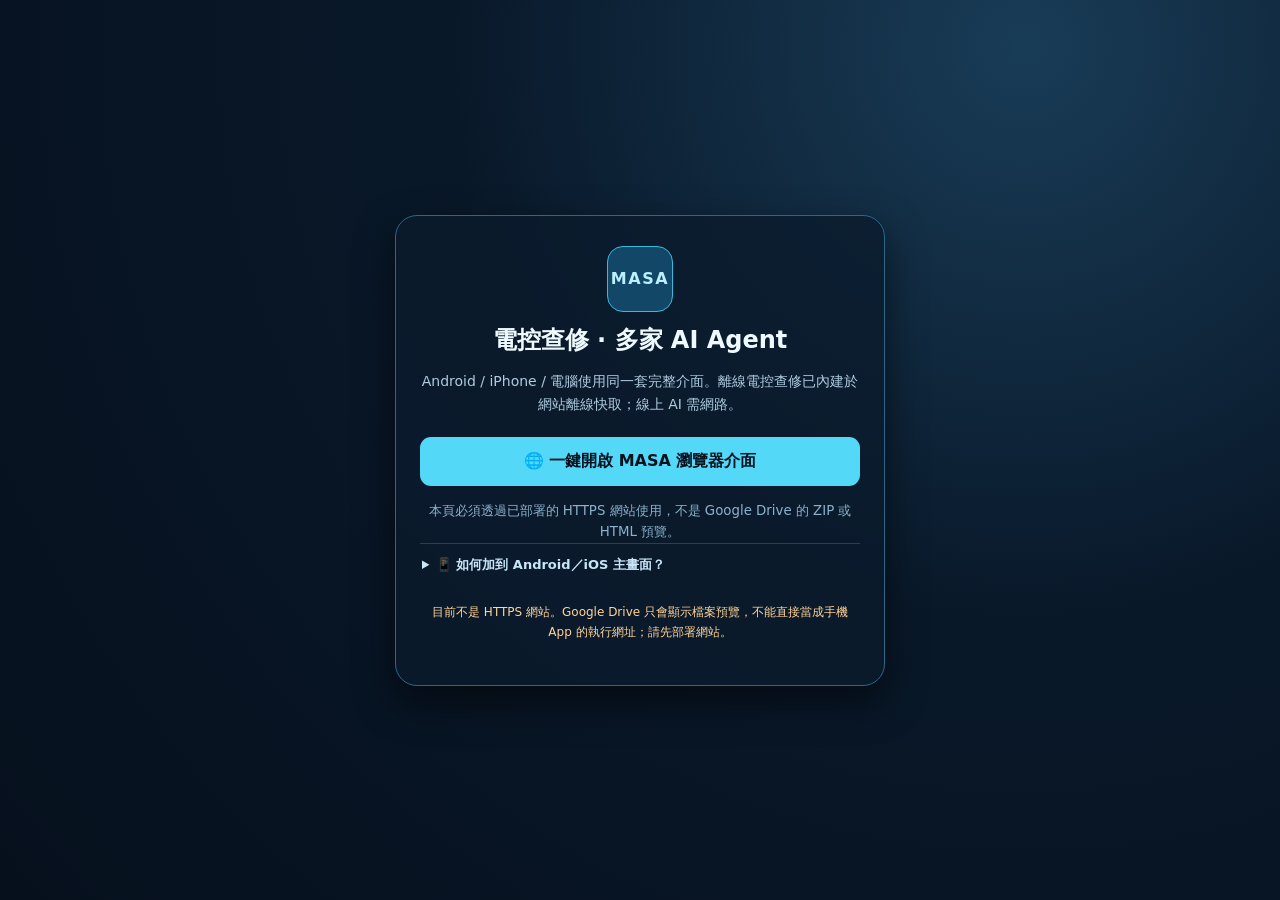
<file: mobile-start.html>
<!doctype html>
<html lang="zh-Hant"><head><meta charset="utf-8"><meta name="viewport" content="width=device-width,initial-scale=1,viewport-fit=cover">
<meta name="theme-color" content="#081526"><meta name="robots" content="noindex"><title>MASA 查修｜Android iOS 一鍵啟動</title>
<link rel="icon" href="./assets/icon.svg" type="image/svg+xml">
<link rel="apple-touch-icon" href="./assets/apple-touch-icon.png">
<style>
:root{color-scheme:dark}*{box-sizing:border-box}body{margin:0;min-height:100dvh;display:grid;place-items:center;padding:24px;background:radial-gradient(circle at 80% 5%,#193c57 0,#091829 43%,#06101d 100%);color:#effaff;font-family:system-ui,"Noto Sans TC",sans-serif}
main{max-width:490px;width:100%;padding:30px 24px;border:1px solid #2a6789;border-radius:22px;background:#0a1b2ccc;box-shadow:0 16px 38px #0008;text-align:center}h1{font-size:24px;margin:12px 0 8px}p{color:#b0cce0;line-height:1.7;font-size:14px}.logo{display:grid;place-items:center;margin:0 auto;width:66px;height:66px;border-radius:16px;background:#124768;border:1px solid #35bbde;font-weight:900;color:#bcefff;letter-spacing:.1em}
a{display:block;padding:14px 12px;border-radius:11px;text-decoration:none;font-weight:800;color:#06121e;background:#53d8f8;margin:20px 0 14px}small{color:#8bb2ca;line-height:1.6;display:block}details{text-align:left;border-top:1px solid #21435a;padding:12px 2px;font-size:13px;color:#c9e6f8}summary{cursor:pointer;font-weight:750}li{margin:8px 0;line-height:1.5}.warn{color:#ffd497;font-size:12px;margin-top:16px}
</style></head><body><main>
<div class="logo">MASA</div><h1>電控查修 · 多家 AI Agent</h1>
<p>Android / iPhone / 電腦使用同一套完整介面。離線電控查修已內建於網站離線快取；線上 AI 需網路。</p>
<a id="go" href="./index.html">🌐 一鍵開啟 MASA 瀏覽器介面</a>
<small>本頁必須透過已部署的 HTTPS 網站使用，不是 Google Drive 的 ZIP 或 HTML 預覽。</small>
<details><summary>📱 如何加到 Android／iOS 主畫面？</summary>
<ol><li>Android：Chrome 開啟 MASA 網址 → ⋮ →「加到主畫面」或「安裝應用程式」。</li>
<li>iPhone：Safari 開啟 MASA 網址 → 分享 →「加入主畫面」。若要直接開 Safari（保留網址列），關閉「以網頁 App 開啟」；若要全螢幕介面則保持開啟。</li>
<li>點主畫面 MASA 圖示啟動。安裝完先確認離線就緒，再在飛航模式測試。</li></ol></details>
<p class="warn" id="warn" hidden>目前不是 HTTPS 網站。Google Drive 只會顯示檔案預覽，不能直接當成手機 App 的執行網址；請先部署網站。</p>
</main><script>
(function(){
 const local = location.protocol !== 'https:' && !(location.hostname === 'localhost' || location.hostname === '127.0.0.1');
 const warn = document.getElementById('warn');
 if(local){warn.hidden=false;return;}
 // This web entry can be bookmarked / shared directly and resolves to the same canonical app.
 // Do not redirect before a gesture: it prevents accidental navigation in embedded previews.
})();
</script></body></html>
</file>
<file: assets/v1.css>
.v1-panel{margin:22px 0;padding:20px;scroll-margin-top:20px}.v1-panel[hidden]{display:none}
.v1-head{display:flex;align-items:center;justify-content:space-between;gap:12px;flex-wrap:wrap;margin-bottom:14px}.v1-head h3{margin:0;color:#38d9ff}
.v1-grid{display:grid;grid-template-columns:repeat(auto-fit,minmax(280px,1fr));gap:12px}.v1-card{border:1px solid #254762;border-radius:12px;background:#101e30;padding:15px;min-width:0}
.v1-card h4{color:#e6f5ff;margin:0 0 9px}.v1-card p{line-height:1.55;margin:6px 0}.v1-card small{color:#99b4c6}
.v1-panel input,.v1-panel select,.v1-panel textarea{box-sizing:border-box;width:100%;border:1px solid #31516c;border-radius:8px;background:#08192a;color:#edfaff;padding:10px;min-height:40px}
.v1-panel input[type=checkbox]{width:auto;min-height:0;margin-right:8px;accent-color:#28d7ff}
.v1-panel textarea{min-height:75px}.v1-panel label{display:block;color:#a9c8dc;margin:8px 0}.v1-panel button,.v1-actions button{background:#17354d;color:#d9f5ff;border:1px solid #34718b;border-radius:8px;padding:9px 12px;cursor:pointer;min-height:42px}
.v1-panel button:hover,.v1-panel button:focus-visible{border-color:#3bdfff;background:#215074}.v1-panel button.danger{border-color:#bb5661;color:#ffb4bc}.v1-actions{display:flex;gap:8px;flex-wrap:wrap;margin:10px 0}
.v1-table{overflow:auto}.v1-table table{border-collapse:collapse;width:100%}.v1-table td,.v1-table th{border-bottom:1px solid #254762;padding:9px;text-align:left;vertical-align:top}.v1-muted{color:#a7bac9}.v1-good{color:#5ce39a}.v1-warn{color:#ffcf67}.v1-bad{color:#ff8089}.v1-note{border-left:3px solid #ffc35c;background:#322916;padding:10px;margin:10px 0;line-height:1.6}
.v1-svg{max-width:100%;background:#071625;border:1px solid #30506b;border-radius:10px}.v1-photo{max-width:160px;max-height:120px;object-fit:contain}.v1-result{white-space:pre-line;background:#0a2031;padding:12px;border:1px solid #2c637c;border-radius:8px}
@media(max-width:650px){.v1-panel{padding:12px}.v1-grid{grid-template-columns:1fr}.v1-panel button{min-height:46px}.v1-table{font-size:13px}}
</file>
<file: assets/mobile.css>
.field-install-box{margin-bottom:14px;padding:12px 14px;border:1px solid #254762;border-radius:12px;background:#0e1d31}
.field-install-box p{font-size:.9rem;line-height:1.55;color:#c0d7e7;max-width:80ch}
.field-install-top{display:flex;align-items:center;gap:10px;flex-wrap:wrap}
#fieldOfflineStatus{font-size:.92rem;line-height:1.4;color:#ffcf67}
#fieldOfflineStatus[data-state=ready]{color:#70efb0}
.field-install-box summary{padding:9px 0 3px;color:#a7dcff;cursor:pointer}
.field-install-box button,.mobile-menu summary{border:1px solid #34718b;border-radius:8px;background:#17354d;color:#e4f5ff;padding:9px 12px;min-height:44px;cursor:pointer}
.mobile-menu{display:none}
#fieldRecordsToggle{margin-bottom:env(safe-area-inset-bottom)}
@media(max-width:980px){
  .mobile-menu{display:block;margin-bottom:12px}
  .mobile-menu .mobile-nav{display:grid;grid-template-columns:repeat(2,minmax(0,1fr));gap:8px;padding:8px 0 0;overflow:visible}
  .mobile-nav button{min-height:44px;font-size:.84rem;white-space:normal;overflow-wrap:anywhere;text-align:left}
  .main{padding-left:max(12px,env(safe-area-inset-left));padding-right:max(12px,env(safe-area-inset-right));padding-bottom:calc(78px + env(safe-area-inset-bottom))}
  .v1-panel input:not([type=checkbox]),.v1-panel select,.v1-panel textarea,.searchbox input{font-size:16px;min-width:0}
  .v1-card,.v1-result{overflow-wrap:anywhere}
}
@media(max-width:420px){.searchbox{grid-template-columns:minmax(0,1fr) auto}.v1-grid{grid-template-columns:minmax(0,1fr)}}
</file>
<file: assets/ai-chat.css>
/* Isolated, responsive chat interface. Original MASA diagnostic UI stays untouched. */
.masa-chat{--chat-bg:#071626;--chat-line:#264864;--chat-text:#e9f6ff;margin:18px 0;padding:16px;border:1px solid #296184;border-radius:16px;background:linear-gradient(135deg,#102b43,#081727 65%);color:var(--chat-text)}
.masa-chat *{box-sizing:border-box}
.masa-chat[hidden],.masa-chat [hidden]{display:none!important}
.masa-chat h3{margin:0;color:#5ee4ff;font-size:20px}
.masa-chat p{line-height:1.52}
.masa-chat-header{display:flex;align-items:center;gap:8px;flex-wrap:wrap;justify-content:space-between}
.masa-chat-badge{display:inline-block;font-size:12px;border:1px solid #397ca0;border-radius:999px;background:#0b314b;padding:4px 9px;color:#9bdef5}
.masa-chat-controls{display:grid;grid-template-columns:minmax(190px,1.1fr) minmax(200px,1fr);gap:10px}
.masa-chat-controls label{margin:4px 0;min-width:0}
.masa-chat-controls input,.masa-chat-controls select{width:100%}
.masa-chat-log{height:370px;max-height:55vh;overflow:auto;border:1px solid var(--chat-line);background:var(--chat-bg);border-radius:13px;margin:12px 0;padding:13px;display:flex;flex-direction:column;gap:13px;overscroll-behavior:contain}
.masa-chat-msg{display:flex;flex-direction:column;gap:4px;max-width:88%;min-width:0}
.masa-chat-msg.user{align-self:flex-end;align-items:flex-end}
.masa-chat-msg.assistant{align-self:flex-start;align-items:flex-start}
.masa-chat-who{font-size:11px;color:#95b8ce}
.masa-chat-bubble{max-width:100%;border-radius:13px;padding:11px 13px;background:#12334a;border:1px solid #2b5c78;white-space:pre-wrap;overflow-wrap:anywhere;line-height:1.6;user-select:text}
.masa-chat-msg.user .masa-chat-bubble{background:#15476b;border-color:#2796c0}
.masa-chat-msg.notice{max-width:100%;align-self:center;align-items:center}
.masa-chat-msg.notice .masa-chat-bubble{background:transparent;border:1px dashed #375771;color:#98b8cc;font-size:13px;text-align:center}
.masa-chat-compose{display:flex;gap:10px;align-items:flex-end}
.masa-chat-compose textarea{flex:1;min-height:86px;resize:vertical;max-height:180px;border-radius:12px}
.masa-chat-compose button{min-width:86px}
.masa-chat-actions{display:flex;gap:9px;flex-wrap:wrap;align-items:center;margin:8px 0}
.masa-chat-actions button{font-size:13px}
.masa-chat-status{min-height:20px;color:#9ddfec;font-size:13px;overflow-wrap:anywhere}
.masa-chat-warning{font-size:12px;color:#d4baa0;background:#292419;padding:10px;border-left:3px solid #ffc061;border-radius:4px}
.masa-chat-links{display:grid;grid-template-columns:repeat(auto-fit,minmax(140px,1fr));gap:7px;margin-top:10px}
.masa-chat-links a{color:#bdeaff;background:#0b2840;padding:10px;border:1px solid #285474;border-radius:9px;text-decoration:none;font-size:13px}
.masa-chat-links a:hover,.masa-chat-links a:focus-visible{background:#164664;border-color:#45c4f5}
.masa-chat details summary{color:#a9e8ff;cursor:pointer;font-weight:700;padding:6px 0}
.masa-chat-hint{font-size:12px;color:#9cb6c8;margin:5px 0}
.masa-chat .masa-chat-compose button:disabled{opacity:.6;cursor:not-allowed}
@media(max-width:680px){.masa-chat{padding:10px;margin:10px 0}.masa-chat-controls{grid-template-columns:1fr}.masa-chat-log{height:330px;max-height:50vh;padding:9px}.masa-chat-msg{max-width:96%}.masa-chat-compose{flex-direction:column;align-items:stretch}.masa-chat-compose textarea{width:100%}.masa-chat-compose button{width:100%}}
.masa-chat .sr-only{position:absolute;width:1px;height:1px;padding:0;margin:-1px;overflow:hidden;clip:rect(0,0,0,0);white-space:nowrap;border:0}
.masa-chat .masa-chat-website{padding:11px 12px;margin:10px 0;border:1px solid #29475d;border-radius:10px;background:#0d2336}
.masa-chat a.masa-chat-link{display:inline-flex;align-items:center;color:#bdeaff;text-decoration:none;border:1px solid #397ca0;background:#11384e;border-radius:8px;padding:10px 13px;min-height:42px}
.masa-chat a.masa-chat-link:hover,.masa-chat a.masa-chat-link:focus-visible{background:#215774}
.masa-chat input[type=checkbox]{width:auto;min-height:0;accent-color:#28d7ff}
.masa-chat .masa-chat-consent{color:#c3d5e2;font-size:13px}
.masa-chat .masa-chat-controls select,.masa-chat .masa-chat-controls input{min-width:0}
.masa-chat .masa-chat-log{min-height:260px}
.masa-chat button:disabled{opacity:.65;cursor:not-allowed}
</file>
<file: assets/mobile-shell.css>
/* V1.4.4: The actual PC sidebar and navigation are reused on phones.
   No second feature-reduced mobile UI is substituted. */
.masa-mobile-bar,.masa-mobile-shade{display:none}
@media (max-width:980px){
 .app{display:block;min-height:100dvh}
 .mobile-menu{display:none!important} /* Duplicate legacy nav stays in DOM for old plugin bindings */
 .masa-mobile-bar{display:flex;position:sticky;top:0;z-index:1001;align-items:center;gap:10px;
   padding:calc(7px + env(safe-area-inset-top)) 12px 8px;
   background:#081526;border-bottom:1px solid #214c6a;min-height:56px;box-shadow:0 6px 22px #0008}
 .masa-mobile-bar .masa-menu-trigger{font-size:20px;min-width:45px;height:45px;padding:0;
   border:1px solid #3480a6;border-radius:10px;background:#12344e;color:#f0fbff;cursor:pointer}
 .masa-mobile-bar .masa-mobile-brand{min-width:0;flex:1;font-size:14px;font-weight:800;letter-spacing:.2px;color:#e8f6ff}
 .masa-mobile-bar .masa-mobile-brand small{display:block;color:#83b0ce;font-size:10px;font-weight:500}
 .masa-mobile-bar .masa-quick-chat{background:#15425b;color:#e6faff;border:1px solid #36779a;
   border-radius:9px;min-height:42px;padding:0 10px;font-size:12px}
 .sidebar{display:flex!important;position:fixed;left:0;top:0;bottom:0;z-index:1011;
   width:min(86vw,330px);height:100dvh;transform:translateX(-110%);visibility:hidden;
   transition:transform .19s ease,visibility .19s;overflow:hidden;padding-top:calc(20px + env(safe-area-inset-top));
   box-shadow:6px 0 25px #000a}
 body.masa-drawer-open .sidebar{transform:translateX(0);visibility:visible}
 .masa-mobile-shade{display:block;position:fixed;inset:0;background:#0009;z-index:1010;
   opacity:0;visibility:hidden;transition:opacity .19s,visibility .19s}
 body.masa-drawer-open .masa-mobile-shade{opacity:1;visibility:visible}
 .main{padding:14px 12px calc(40px + env(safe-area-inset-bottom));min-width:0;max-width:100vw}
 .topbar{align-items:flex-start;flex-wrap:wrap}
 .topbar .status{justify-content:flex-start}
 .sidebar .nav button{min-height:44px}
 .v1-panel,.panel,.v1-card,.masa-chat{max-width:100%;min-width:0}
 .masa-chat .masa-chat-controls{min-width:0}
}
@media (prefers-reduced-motion:reduce){.sidebar,.masa-mobile-shade{transition:none!important}}
</file>
<file: assets/mobile-launcher.css>
/* MASA V1.4.4 HF1: launch help for iOS Safari / Android Chrome; PC UI unchanged */
.masa-launch-help-button{height:42px;min-width:43px;border:1px solid #376e91;border-radius:10px;color:#e7faff;background:#15415d;font-size:13px;cursor:pointer}
.masa-launch-overlay[hidden]{display:none!important}
.masa-launch-overlay{position:fixed;inset:0;z-index:20010;background:rgba(0,6,18,.76);display:grid;place-items:center;padding:12px;overflow-y:auto}
.masa-launch-dialog{position:relative;width:min(100%,460px);max-height:min(91dvh,850px);overflow-y:auto;background:#0b1b2e;border:1px solid #278ac0;border-radius:18px;padding:22px;color:#e7f4ff;box-shadow:0 14px 66px #000b;line-height:1.65}
.masa-launch-dialog h2{font-size:19px;margin:0 0 6px}.masa-launch-dialog p{font-size:13px;color:#b1d1e4;margin:8px 0}
.masa-launch-dialog .masa-launch-small{font-size:11px;color:#8eafc5}
.masa-launch-dialog .masa-launch-close{position:absolute;top:9px;right:10px;background:transparent;color:#daeefa;border:0;font-size:23px;cursor:pointer;padding:4px 9px}
.masa-launch-dialog .masa-launch-steps{padding-left:22px;font-size:13px;color:#c8e9ff}
.masa-launch-dialog .masa-launch-actions{display:flex;flex-wrap:wrap;gap:8px;margin:15px 0 12px}
.masa-launch-dialog .masa-launch-actions a,.masa-launch-dialog .masa-launch-actions button{border:1px solid #286a90;background:#164360;color:#effaff;padding:9px 11px;border-radius:8px;text-decoration:none;font-size:13px;cursor:pointer}
.masa-launch-dialog .masa-launch-warning{border:1px solid #a47634;color:#ffe2b5;background:#422a1333;border-radius:9px;padding:10px;font-size:12px}
.masa-launch-help-button:focus-visible,.masa-launch-dialog :focus-visible{outline:2px solid #8fe9ff;outline-offset:3px}
@media (max-width:390px){.masa-launch-dialog{padding:20px 14px}.masa-mobile-bar{gap:6px}.masa-mobile-bar .masa-mobile-brand{font-size:12px}}
</file>
